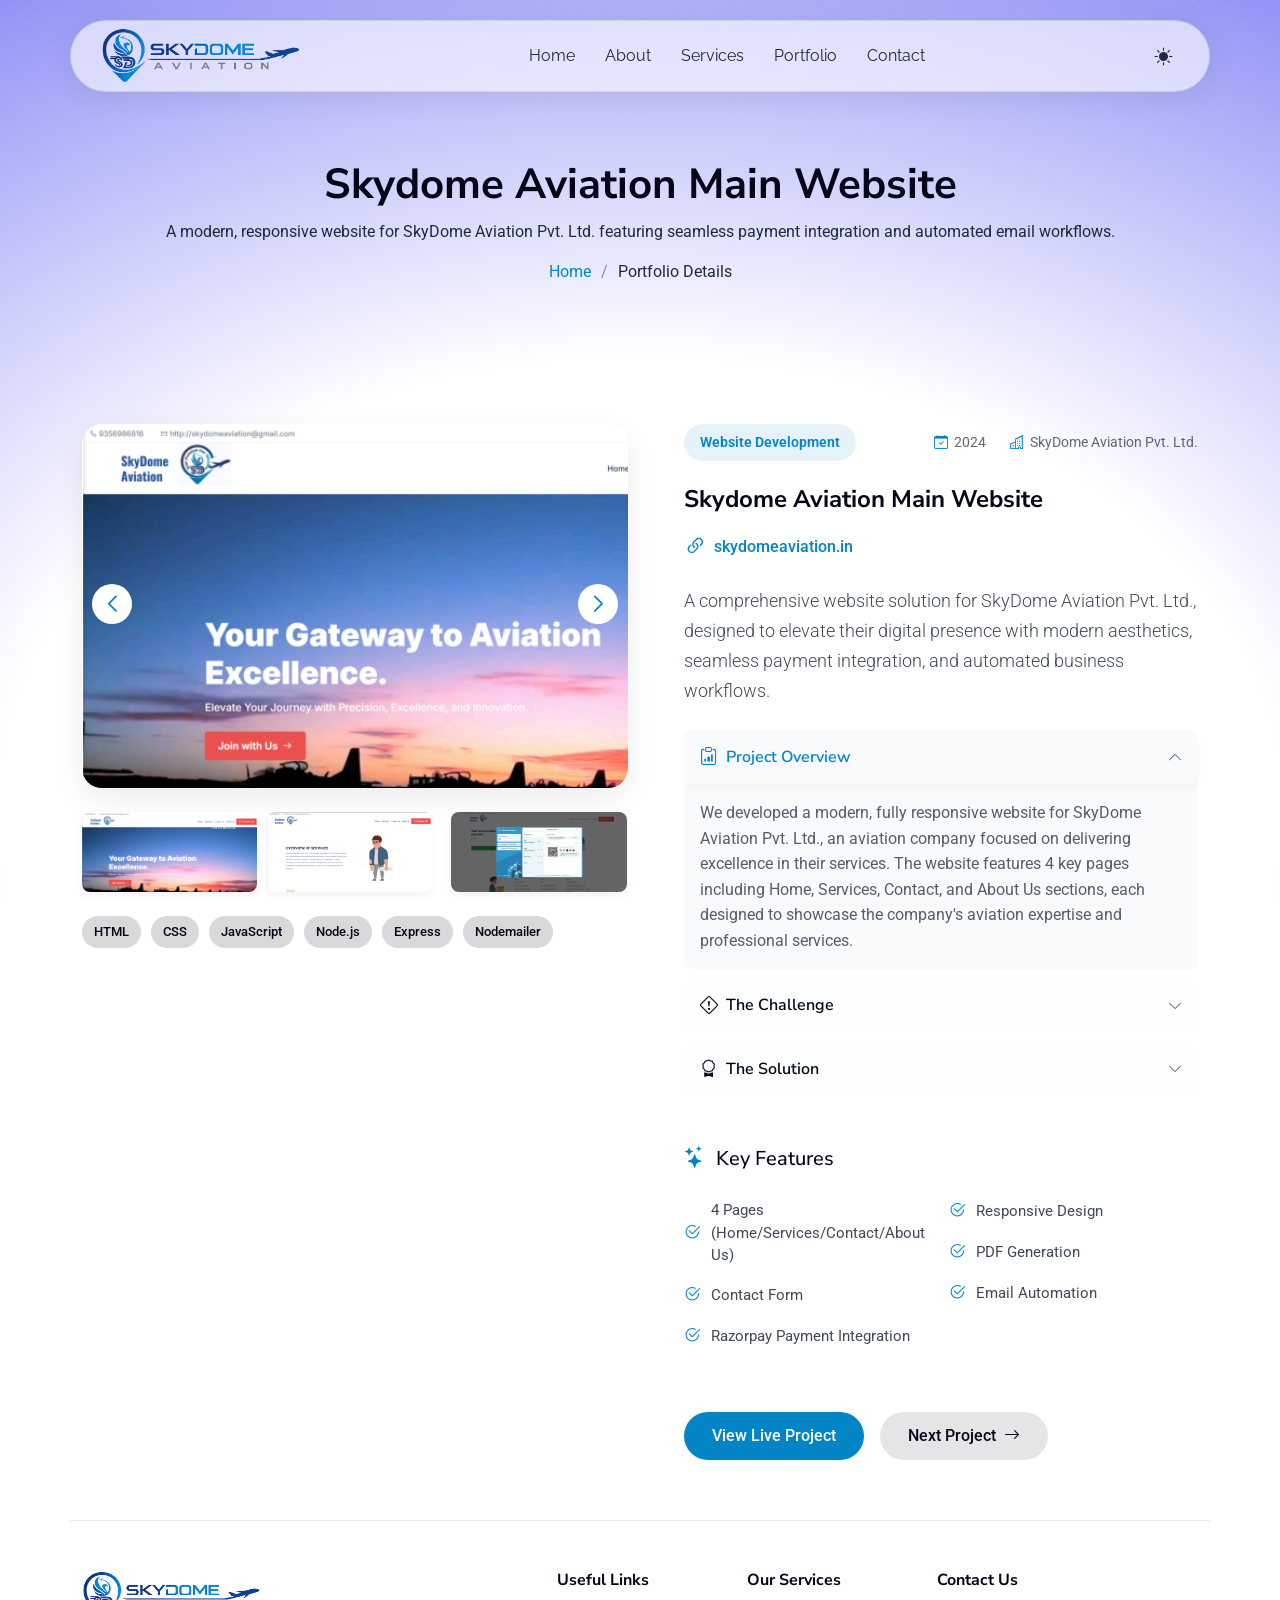
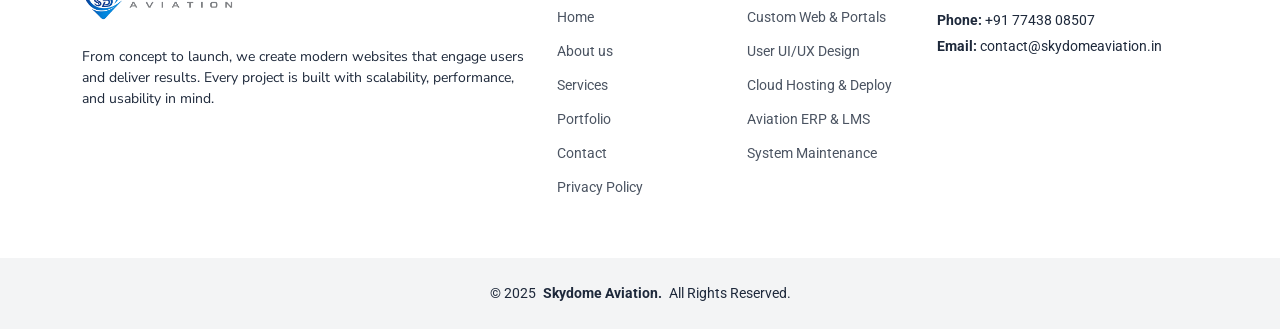
<file: portfolio-1.html>
<!DOCTYPE html>
<html lang="en">

<head>
  <meta charset="utf-8">
  <meta content="width=device-width, initial-scale=1.0" name="viewport">
  <title>Skydome Aviation Main Website - Skydome Aviation</title>
  <meta name="description" content="Portfolio details for Skydome Aviation Main Website project by Skydome Aviation">
  <meta name="keywords" content="Skydome Aviation, Website Development, Skydome Aviation">

  <!-- Favicons -->
  <link href="assets/img/Brand Kit/icon_light.png" rel="icon">
  <link href="assets/img/Brand Kit/icon_light.png" rel="apple-touch-icon">

  <!-- Fonts -->
  <link href="https://fonts.googleapis.com" rel="preconnect">
  <link href="https://fonts.gstatic.com" rel="preconnect" crossorigin>
  <link
    href="https://fonts.googleapis.com/css2?family=Roboto:ital,wght@0,100;0,300;0,400;0,500;0,700;0,900;1,100;1,300;1,400;1,500;1,700;1,900&family=Raleway:ital,wght@0,100;0,200;0,300;0,400;0,500;0,600;0,700;0,800;0,900;1,100;1,200;1,300;1,400;1,500;1,600;1,700;1,800;1,900&family=Nunito+Sans:ital,wght@0,200;0,300;0,400;0,600;0,700;0,800;0,900;1,200;1,300;1,400;1,600;1,700;1,800;1,900&display=swap"
    rel="stylesheet">

  <!-- Vendor CSS Files -->
  <link href="assets/vendor/bootstrap/css/bootstrap.min.css" rel="stylesheet">
  <link href="assets/vendor/bootstrap-icons/bootstrap-icons.css" rel="stylesheet">
  <link href="assets/vendor/aos/aos.css" rel="stylesheet">
  <link href="assets/vendor/swiper/swiper-bundle.min.css" rel="stylesheet">
  <link href="assets/vendor/glightbox/css/glightbox.min.css" rel="stylesheet">

  <!-- Main CSS File -->
  <link href="assets/css/main.css" rel="stylesheet">

  <!-- Theme Initialization (prevents flash) -->
  <script>
    (function () {
      const THEME_VERSION_KEY = 'skydome-theme-version';
      const CURRENT_VERSION = '3';
      if (localStorage.getItem(THEME_VERSION_KEY) !== CURRENT_VERSION) {
        localStorage.removeItem('skydome-theme');
        localStorage.setItem(THEME_VERSION_KEY, CURRENT_VERSION);
      }
      const theme = localStorage.getItem('skydome-theme') || 'light';
      document.documentElement.setAttribute('data-theme', theme);
    })();
  </script>
</head>

<body class="portfolio-details-page">

  <header id="header" class="header d-flex align-items-center fixed-top">
    <div
      class="header-container container-fluid container-xl position-relative d-flex align-items-center justify-content-between">

      <a href="index.html" class="logo d-flex align-items-center me-auto me-xl-0">
        <img src="assets/img/Brand Kit/logo.png" alt="Skydome Aviation Logo">
      </a>



      <nav id="navmenu" class="navmenu">
        <ul>
          <li><a href="index.html#hero">Home</a></li>
          <li><a href="index.html#about">About</a></li>
          <li><a href="index.html#services">Services</a></li>
          <li><a href="index.html#portfolio">Portfolio</a></li>
          <li><a href="index.html#contact">Contact</a></li>
        </ul>
        <i class="mobile-nav-toggle d-xl-none bi bi-list"></i>
      </nav>
      <!-- Theme Toggle Button -->
      <button class="theme-toggle" id="theme-toggle" aria-label="Toggle dark/light theme">
        <i class="bi bi-moon-fill"></i>
        <i class="bi bi-sun-fill"></i>
      </button>

    </div>
  </header>

  <main class="main">

    <!-- Page Title -->
    <div class="page-title dark-background" data-aos="fade">
      <div class="container position-relative">
        <h1>Skydome Aviation Main Website</h1>
        <p>A modern, responsive website for SkyDome Aviation Pvt. Ltd. featuring seamless payment integration and
          automated email workflows.</p>
        <nav class="breadcrumbs">
          <ol>
            <li><a href="index.html">Home</a></li>
            <li class="current">Portfolio Details</li>
          </ol>
        </nav>
      </div>
    </div><!-- End Page Title -->

    <!-- Portfolio Details Section -->
    <section id="portfolio-details" class="portfolio-details section">

      <div class="container" data-aos="fade-up" data-aos-delay="100">

        <div class="row gy-4">
          <div class="col-lg-6" data-aos="fade-right">
            <div class="portfolio-details-media">
              <div class="main-image">
                <div class="portfolio-details-slider swiper init-swiper" data-aos="zoom-in">
                  <script type="application/json" class="swiper-config">
                    {
                      "loop": true,
                      "speed": 1000,
                      "autoplay": {
                        "delay": 6000
                      },
                      "effect": "creative",
                      "creativeEffect": {
                        "prev": {
                          "shadow": true,
                          "translate": [0, 0, -400]
                        },
                        "next": {
                          "translate": ["100%", 0, 0]
                        }
                      },
                      "slidesPerView": 1,
                      "navigation": {
                        "nextEl": ".swiper-button-next",
                        "prevEl": ".swiper-button-prev"
                      }
                    }
                  </script>
                  <div class="swiper-wrapper">
                    <div class="swiper-slide">
                      <img src="assets/img/portfolio/skydome-3.png" alt="Skydome Aviation Homepage" class="img-fluid">
                    </div>
                    <div class="swiper-slide">
                      <img src="assets/img/portfolio/skydome-2.png" alt="Skydome Aviation Services" class="img-fluid">
                    </div>
                    <div class="swiper-slide">
                      <img src="assets/img/portfolio/skydome-1.png" alt="Skydome Aviation Payment" class="img-fluid">
                    </div>
                  </div>
                  <div class="swiper-button-prev"></div>
                  <div class="swiper-button-next"></div>
                </div>
              </div>

              <div class="thumbnail-grid" data-aos="fade-up" data-aos-delay="200">
                <div class="row g-2 mt-3">
                  <div class="col-4">
                    <img src="assets/img/portfolio/skydome-3.png" alt="Gallery Image" class="img-fluid glightbox">
                  </div>
                  <div class="col-4">
                    <img src="assets/img/portfolio/skydome-2.png" alt="Gallery Image" class="img-fluid glightbox">
                  </div>
                  <div class="col-4">
                    <img src="assets/img/portfolio/skydome-1.png" alt="Gallery Image" class="img-fluid glightbox">
                  </div>
                </div>
              </div>

              <div class="tech-stack-badges" data-aos="fade-up" data-aos-delay="300">
                <span>HTML</span>
                <span>CSS</span>
                <span>JavaScript</span>
                <span>Node.js</span>
                <span>Express</span>
                <span>Nodemailer</span>
              </div>
            </div>
          </div>

          <div class="col-lg-6" data-aos="fade-left">
            <div class="portfolio-details-content">
              <div class="project-meta">
                <div class="badge-wrapper">
                  <span class="project-badge">Website Development</span>
                </div>
                <div class="date-client">
                  <div class="meta-item">
                    <i class="bi bi-calendar-check"></i>
                    <span>2024</span>
                  </div>
                  <div class="meta-item">
                    <i class="bi bi-buildings"></i>
                    <span>SkyDome Aviation Pvt. Ltd.</span>
                  </div>
                </div>
              </div>

              <h2 class="project-title">Skydome Aviation Main Website</h2>

              <div class="project-website">
                <i class="bi bi-link-45deg"></i>
                <a href="https://skydomeaviation.in/" target="_blank">skydomeaviation.in</a>
              </div>

              <div class="project-overview">
                <p class="lead">
                  A comprehensive website solution for SkyDome Aviation Pvt. Ltd., designed to elevate their digital
                  presence with modern aesthetics, seamless payment integration, and automated business workflows.
                </p>

                <div class="accordion project-accordion" id="portfolio-details-projectAccordion">
                  <div class="accordion-item" data-aos="fade-up">
                    <h2 class="accordion-header">
                      <button class="accordion-button" type="button" data-bs-toggle="collapse"
                        data-bs-target="#portfolio-details-collapse-1" aria-expanded="true" aria-controls="collapseOne">
                        <i class="bi bi-clipboard-data me-2"></i> Project Overview
                      </button>
                    </h2>
                    <div id="portfolio-details-collapse-1" class="accordion-collapse collapse show"
                      data-bs-parent="#portfolio-details-projectAccordion">
                      <div class="accordion-body">
                        <p>We developed a modern, fully responsive website for SkyDome Aviation Pvt. Ltd., an aviation
                          company focused on delivering excellence in their services. The website features 4 key pages
                          including Home, Services, Contact, and About Us sections, each designed to showcase the
                          company's aviation expertise and professional services.</p>
                      </div>
                    </div>
                  </div>

                  <div class="accordion-item" data-aos="fade-up" data-aos-delay="100">
                    <h2 class="accordion-header">
                      <button class="accordion-button collapsed" type="button" data-bs-toggle="collapse"
                        data-bs-target="#portfolio-details-collapse-2" aria-expanded="false"
                        aria-controls="collapseTwo">
                        <i class="bi bi-exclamation-diamond me-2"></i> The Challenge
                      </button>
                    </h2>
                    <div id="portfolio-details-collapse-2" class="accordion-collapse collapse"
                      data-bs-parent="#portfolio-details-projectAccordion">
                      <div class="accordion-body">
                        <p>The client required a website that could handle online payments securely, automate email
                          communications, and generate PDF documents dynamically. The solution needed to be fast,
                          responsive across all devices, and integrate seamlessly with Razorpay payment gateway for
                          their business transactions.</p>
                      </div>
                    </div>
                  </div>

                  <div class="accordion-item" data-aos="fade-up" data-aos-delay="200">
                    <h2 class="accordion-header">
                      <button class="accordion-button collapsed" type="button" data-bs-toggle="collapse"
                        data-bs-target="#portfolio-details-collapse-3" aria-expanded="false"
                        aria-controls="collapseThree">
                        <i class="bi bi-award me-2"></i> The Solution
                      </button>
                    </h2>
                    <div id="portfolio-details-collapse-3" class="accordion-collapse collapse"
                      data-bs-parent="#portfolio-details-projectAccordion">
                      <div class="accordion-body">
                        <p>We built a robust full-stack solution using Node.js and Express for the backend, with HTML,
                          CSS, and JavaScript for a responsive frontend. We integrated Razorpay for secure payment
                          processing, implemented Nodemailer for email automation, and developed custom PDF generation
                          functionality to streamline their business operations.</p>
                      </div>
                    </div>
                  </div>
                </div>
              </div>

              <div class="project-features" data-aos="fade-up" data-aos-delay="300">
                <h3><i class="bi bi-stars"></i> Key Features</h3>
                <div class="row g-3">
                  <div class="col-md-6">
                    <ul class="feature-list">
                      <li><i class="bi bi-check2-circle"></i> 4 Pages (Home/Services/Contact/About Us)</li>
                      <li><i class="bi bi-check2-circle"></i> Contact Form</li>
                      <li><i class="bi bi-check2-circle"></i> Razorpay Payment Integration</li>
                    </ul>
                  </div>
                  <div class="col-md-6">
                    <ul class="feature-list">
                      <li><i class="bi bi-check2-circle"></i> Responsive Design</li>
                      <li><i class="bi bi-check2-circle"></i> PDF Generation</li>
                      <li><i class="bi bi-check2-circle"></i> Email Automation</li>
                    </ul>
                  </div>
                </div>
              </div>

              <div class="cta-buttons" data-aos="fade-up" data-aos-delay="400">
                <a href="https://skydomeaviation.in/" target="_blank" class="btn-view-project">View Live Project</a>
                <a href="portfolio-2.html" class="btn-next-project">Next Project <i class="bi bi-arrow-right"></i></a>
              </div>
            </div>
          </div>
        </div>

      </div>

    </section><!-- /Portfolio Details Section -->

  </main>

  <footer id="footer" class="footer">

    <div class="container footer-top">
      <div class="row gy-4">
        <div class="col-lg-5 col-md-12 footer-about">
          <a href="index.html" class="logo d-flex align-items-center">
            <img src="assets/img/Brand Kit/logo.png" alt="Skydome Aviation" class="footer-logo-img">
          </a>
          <p>From concept to launch, we create modern websites that engage users and deliver results. Every project is
            built with scalability, performance, and usability in mind.</p>
        </div>

        <div class="col-lg-2 col-6 footer-links">
          <h4>Useful Links</h4>
          <ul>
            <li><a href="index.html#hero">Home</a></li>
            <li><a href="index.html#about">About us</a></li>
            <li><a href="index.html#services">Services</a></li>
            <li><a href="index.html#portfolio">Portfolio</a></li>
            <li><a href="index.html#contact">Contact</a></li>
            <li><a href="privacy-policy.html">Privacy Policy</a></li>
          </ul>
        </div>

        <div class="col-lg-2 col-6 footer-links">
          <h4>Our Services</h4>
          <ul>
            <li><a href="index.html#services">Custom Web & Portals</a></li>
            <li><a href="index.html#services">User UI/UX Design</a></li>
            <li><a href="index.html#services">Cloud Hosting & Deploy</a></li>
            <li><a href="index.html#services">Aviation ERP & LMS</a></li>
            <li><a href="index.html#services">System Maintenance</a></li>
          </ul>
        </div>

        <div class="col-lg-3 col-md-12 footer-contact text-center text-md-start">
          <h4>Contact Us</h4>
          <p><strong>Phone:</strong> <span>+91 77438 08507</span></p>
          <p><strong>Email:</strong> <span>contact@skydomeaviation.in</span></p>
        </div>

      </div>
    </div>

    <div class="copyright text-center mt-4">
      <p>© 2025 <strong class="px-1 sitename">Skydome Aviation.</strong> All Rights Reserved.</p>
    </div>

  </footer>

  <!-- Scroll Top -->
  <a href="#" id="scroll-top" class="scroll-top d-flex align-items-center justify-content-center"><i
      class="bi bi-arrow-up-short"></i></a>

  <!-- Preloader -->
  <div id="preloader"></div>

  <!-- Vendor JS Files -->
  <script src="assets/vendor/bootstrap/js/bootstrap.bundle.min.js"></script>
  <script src="assets/vendor/php-email-form/validate.js"></script>
  <script src="assets/vendor/aos/aos.js"></script>
  <script src="assets/vendor/swiper/swiper-bundle.min.js"></script>
  <script src="assets/vendor/glightbox/js/glightbox.min.js"></script>
  <script src="assets/vendor/imagesloaded/imagesloaded.pkgd.min.js"></script>
  <script src="assets/vendor/isotope-layout/isotope.pkgd.min.js"></script>

  <!-- Main JS File -->
  <script src="assets/js/main.js"></script>

</body>

</html>
</file>
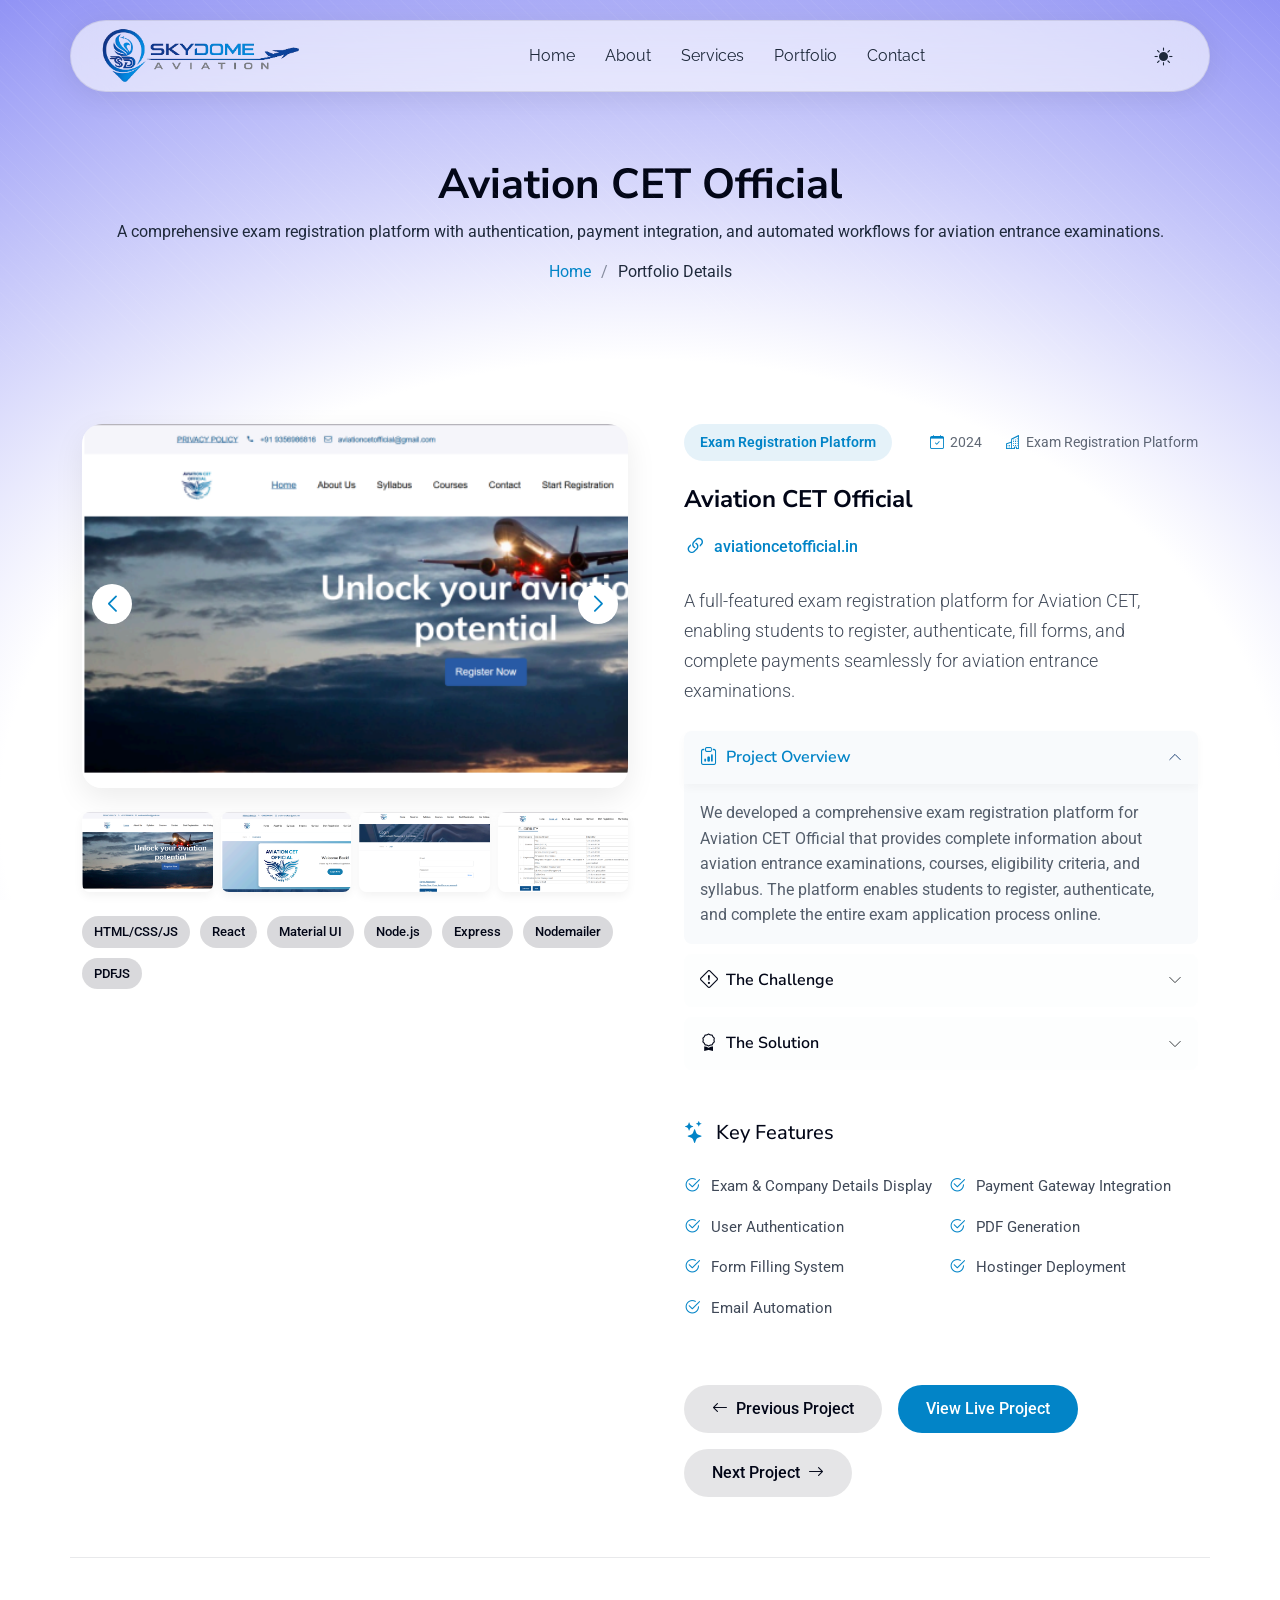
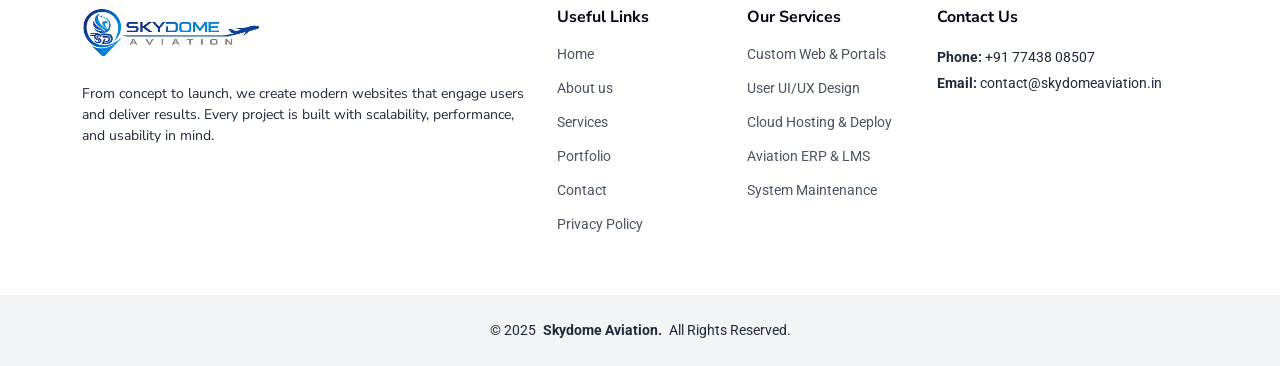
<file: portfolio-2.html>
<!DOCTYPE html>
<html lang="en">

<head>
  <meta charset="utf-8">
  <meta content="width=device-width, initial-scale=1.0" name="viewport">
  <title>Aviation CET Official - Skydome Aviation</title>
  <meta name="description"
    content="Portfolio details for Aviation CET Official exam registration platform by Skydome Aviation">
  <meta name="keywords" content="Aviation CET, Exam Registration, Website Development, Skydome Aviation">

  <!-- Favicons -->
  <link href="assets/img/Brand Kit/icon_light.png" rel="icon">
  <link href="assets/img/Brand Kit/icon_light.png" rel="apple-touch-icon">

  <!-- Fonts -->
  <link href="https://fonts.googleapis.com" rel="preconnect">
  <link href="https://fonts.gstatic.com" rel="preconnect" crossorigin>
  <link
    href="https://fonts.googleapis.com/css2?family=Roboto:ital,wght@0,100;0,300;0,400;0,500;0,700;0,900;1,100;1,300;1,400;1,500;1,700;1,900&family=Raleway:ital,wght@0,100;0,200;0,300;0,400;0,500;0,600;0,700;0,800;0,900;1,100;1,200;1,300;1,400;1,500;1,600;1,700;1,800;1,900&family=Nunito+Sans:ital,wght@0,200;0,300;0,400;0,600;0,700;0,800;0,900;1,200;1,300;1,400;1,600;1,700;1,800;1,900&display=swap"
    rel="stylesheet">

  <!-- Vendor CSS Files -->
  <link href="assets/vendor/bootstrap/css/bootstrap.min.css" rel="stylesheet">
  <link href="assets/vendor/bootstrap-icons/bootstrap-icons.css" rel="stylesheet">
  <link href="assets/vendor/aos/aos.css" rel="stylesheet">
  <link href="assets/vendor/swiper/swiper-bundle.min.css" rel="stylesheet">
  <link href="assets/vendor/glightbox/css/glightbox.min.css" rel="stylesheet">

  <!-- Main CSS File -->
  <link href="assets/css/main.css" rel="stylesheet">

  <!-- Theme Initialization (prevents flash) -->
  <script>
    (function () {
      const THEME_VERSION_KEY = 'skydome-theme-version';
      const CURRENT_VERSION = '3';
      if (localStorage.getItem(THEME_VERSION_KEY) !== CURRENT_VERSION) {
        localStorage.removeItem('skydome-theme');
        localStorage.setItem(THEME_VERSION_KEY, CURRENT_VERSION);
      }
      const theme = localStorage.getItem('skydome-theme') || 'light';
      document.documentElement.setAttribute('data-theme', theme);
    })();
  </script>
</head>

<body class="portfolio-details-page">

  <header id="header" class="header d-flex align-items-center fixed-top">
    <div
      class="header-container container-fluid container-xl position-relative d-flex align-items-center justify-content-between">

      <a href="index.html" class="logo d-flex align-items-center me-auto me-xl-0">
        <img src="assets/img/Brand Kit/logo.png" alt="Skydome Aviation Logo">
      </a>



      <nav id="navmenu" class="navmenu">
        <ul>
          <li><a href="index.html#hero">Home</a></li>
          <li><a href="index.html#about">About</a></li>
          <li><a href="index.html#services">Services</a></li>
          <li><a href="index.html#portfolio">Portfolio</a></li>
          <li><a href="index.html#contact">Contact</a></li>
        </ul>
        <i class="mobile-nav-toggle d-xl-none bi bi-list"></i>
      </nav>
      <!-- Theme Toggle Button -->
      <button class="theme-toggle" id="theme-toggle" aria-label="Toggle dark/light theme">
        <i class="bi bi-moon-fill"></i>
        <i class="bi bi-sun-fill"></i>
      </button>

    </div>
  </header>

  <main class="main">

    <!-- Page Title -->
    <div class="page-title dark-background" data-aos="fade">
      <div class="container position-relative">
        <h1>Aviation CET Official</h1>
        <p>A comprehensive exam registration platform with authentication, payment integration, and automated workflows
          for aviation entrance examinations.</p>
        <nav class="breadcrumbs">
          <ol>
            <li><a href="index.html">Home</a></li>
            <li class="current">Portfolio Details</li>
          </ol>
        </nav>
      </div>
    </div><!-- End Page Title -->

    <!-- Portfolio Details Section -->
    <section id="portfolio-details" class="portfolio-details section">

      <div class="container" data-aos="fade-up" data-aos-delay="100">

        <div class="row gy-4">
          <div class="col-lg-6" data-aos="fade-right">
            <div class="portfolio-details-media">
              <div class="main-image">
                <div class="portfolio-details-slider swiper init-swiper" data-aos="zoom-in">
                  <script type="application/json" class="swiper-config">
                    {
                      "loop": true,
                      "speed": 1000,
                      "autoplay": {
                        "delay": 6000
                      },
                      "effect": "creative",
                      "creativeEffect": {
                        "prev": {
                          "shadow": true,
                          "translate": [0, 0, -400]
                        },
                        "next": {
                          "translate": ["100%", 0, 0]
                        }
                      },
                      "slidesPerView": 1,
                      "navigation": {
                        "nextEl": ".swiper-button-next",
                        "prevEl": ".swiper-button-prev"
                      }
                    }
                  </script>
                  <div class="swiper-wrapper">
                    <div class="swiper-slide">
                      <img src="assets/img/portfolio/aviation-cet-4.png" alt="Aviation CET Homepage" class="img-fluid">
                    </div>
                    <div class="swiper-slide">
                      <img src="assets/img/portfolio/aviation-cet-3.png" alt="Aviation CET Registration"
                        class="img-fluid">
                    </div>
                    <div class="swiper-slide">
                      <img src="assets/img/portfolio/aviation-cet-2.png" alt="Aviation CET Login" class="img-fluid">
                    </div>
                    <div class="swiper-slide">
                      <img src="assets/img/portfolio/aviation-cet-1.png" alt="Aviation CET Eligibility"
                        class="img-fluid">
                    </div>
                  </div>
                  <div class="swiper-button-prev"></div>
                  <div class="swiper-button-next"></div>
                </div>
              </div>

              <div class="thumbnail-grid" data-aos="fade-up" data-aos-delay="200">
                <div class="row g-2 mt-3">
                  <div class="col-3">
                    <img src="assets/img/portfolio/aviation-cet-4.png" alt="Gallery Image" class="img-fluid glightbox">
                  </div>
                  <div class="col-3">
                    <img src="assets/img/portfolio/aviation-cet-3.png" alt="Gallery Image" class="img-fluid glightbox">
                  </div>
                  <div class="col-3">
                    <img src="assets/img/portfolio/aviation-cet-2.png" alt="Gallery Image" class="img-fluid glightbox">
                  </div>
                  <div class="col-3">
                    <img src="assets/img/portfolio/aviation-cet-1.png" alt="Gallery Image" class="img-fluid glightbox">
                  </div>
                </div>
              </div>

              <div class="tech-stack-badges" data-aos="fade-up" data-aos-delay="300">
                <span>HTML/CSS/JS</span>
                <span>React</span>
                <span>Material UI</span>
                <span>Node.js</span>
                <span>Express</span>
                <span>Nodemailer</span>
                <span>PDFJS</span>
              </div>
            </div>
          </div>

          <div class="col-lg-6" data-aos="fade-left">
            <div class="portfolio-details-content">
              <div class="project-meta">
                <div class="badge-wrapper">
                  <span class="project-badge">Exam Registration Platform</span>
                </div>
                <div class="date-client">
                  <div class="meta-item">
                    <i class="bi bi-calendar-check"></i>
                    <span>2024</span>
                  </div>
                  <div class="meta-item">
                    <i class="bi bi-buildings"></i>
                    <span>Exam Registration Platform</span>
                  </div>
                </div>
              </div>

              <h2 class="project-title">Aviation CET Official</h2>

              <div class="project-website">
                <i class="bi bi-link-45deg"></i>
                <a href="https://aviationcetofficial.in/" target="_blank">aviationcetofficial.in</a>
              </div>

              <div class="project-overview">
                <p class="lead">
                  A full-featured exam registration platform for Aviation CET, enabling students to register,
                  authenticate, fill forms, and complete payments seamlessly for aviation entrance examinations.
                </p>

                <div class="accordion project-accordion" id="portfolio-details-projectAccordion">
                  <div class="accordion-item" data-aos="fade-up">
                    <h2 class="accordion-header">
                      <button class="accordion-button" type="button" data-bs-toggle="collapse"
                        data-bs-target="#portfolio-details-collapse-1" aria-expanded="true" aria-controls="collapseOne">
                        <i class="bi bi-clipboard-data me-2"></i> Project Overview
                      </button>
                    </h2>
                    <div id="portfolio-details-collapse-1" class="accordion-collapse collapse show"
                      data-bs-parent="#portfolio-details-projectAccordion">
                      <div class="accordion-body">
                        <p>We developed a comprehensive exam registration platform for Aviation CET Official that
                          provides complete information about aviation entrance examinations, courses, eligibility
                          criteria, and syllabus. The platform enables students to register, authenticate, and complete
                          the entire exam application process online.</p>
                      </div>
                    </div>
                  </div>

                  <div class="accordion-item" data-aos="fade-up" data-aos-delay="100">
                    <h2 class="accordion-header">
                      <button class="accordion-button collapsed" type="button" data-bs-toggle="collapse"
                        data-bs-target="#portfolio-details-collapse-2" aria-expanded="false"
                        aria-controls="collapseTwo">
                        <i class="bi bi-exclamation-diamond me-2"></i> The Challenge
                      </button>
                    </h2>
                    <div id="portfolio-details-collapse-2" class="accordion-collapse collapse"
                      data-bs-parent="#portfolio-details-projectAccordion">
                      <div class="accordion-body">
                        <p>The client needed a secure, user-friendly platform that could handle student registrations,
                          authentication, form submissions, payment processing, and automated email notifications. The
                          system also required PDF generation for admit cards and receipts, with reliable deployment on
                          Hostinger.</p>
                      </div>
                    </div>
                  </div>

                  <div class="accordion-item" data-aos="fade-up" data-aos-delay="200">
                    <h2 class="accordion-header">
                      <button class="accordion-button collapsed" type="button" data-bs-toggle="collapse"
                        data-bs-target="#portfolio-details-collapse-3" aria-expanded="false"
                        aria-controls="collapseThree">
                        <i class="bi bi-award me-2"></i> The Solution
                      </button>
                    </h2>
                    <div id="portfolio-details-collapse-3" class="accordion-collapse collapse"
                      data-bs-parent="#portfolio-details-projectAccordion">
                      <div class="accordion-body">
                        <p>We built a modern React-based frontend with Material UI for a polished user experience,
                          backed by a robust Node.js and Express server. We implemented secure authentication,
                          integrated a payment gateway for fee collection, used Nodemailer for email automation, and
                          PDFJS for generating downloadable documents. The application was deployed on Hostinger for
                          reliable hosting.</p>
                      </div>
                    </div>
                  </div>
                </div>
              </div>

              <div class="project-features" data-aos="fade-up" data-aos-delay="300">
                <h3><i class="bi bi-stars"></i> Key Features</h3>
                <div class="row g-3">
                  <div class="col-md-6">
                    <ul class="feature-list">
                      <li><i class="bi bi-check2-circle"></i> Exam & Company Details Display</li>
                      <li><i class="bi bi-check2-circle"></i> User Authentication</li>
                      <li><i class="bi bi-check2-circle"></i> Form Filling System</li>
                      <li><i class="bi bi-check2-circle"></i> Email Automation</li>
                    </ul>
                  </div>
                  <div class="col-md-6">
                    <ul class="feature-list">
                      <li><i class="bi bi-check2-circle"></i> Payment Gateway Integration</li>
                      <li><i class="bi bi-check2-circle"></i> PDF Generation</li>
                      <li><i class="bi bi-check2-circle"></i> Hostinger Deployment</li>
                    </ul>
                  </div>
                </div>
              </div>

              <div class="cta-buttons" data-aos="fade-up" data-aos-delay="400">
                <a href="portfolio-1.html" class="btn-prev-project"><i class="bi bi-arrow-left"></i> Previous
                  Project</a>
                <a href="https://aviationcetofficial.in/" target="_blank" class="btn-view-project">View Live Project</a>
                <a href="portfolio-3.html" class="btn-next-project">Next Project <i class="bi bi-arrow-right"></i></a>
              </div>
            </div>
          </div>
        </div>

      </div>

    </section><!-- /Portfolio Details Section -->

  </main>

  <footer id="footer" class="footer">

    <div class="container footer-top">
      <div class="row gy-4">
        <div class="col-lg-5 col-md-12 footer-about">
          <a href="index.html" class="logo d-flex align-items-center">
            <img src="assets/img/Brand Kit/logo.png" alt="Skydome Aviation" class="footer-logo-img">
          </a>
          <p>From concept to launch, we create modern websites that engage users and deliver results. Every project is
            built with scalability, performance, and usability in mind.</p>
        </div>

        <div class="col-lg-2 col-6 footer-links">
          <h4>Useful Links</h4>
          <ul>
            <li><a href="index.html#hero">Home</a></li>
            <li><a href="index.html#about">About us</a></li>
            <li><a href="index.html#services">Services</a></li>
            <li><a href="index.html#portfolio">Portfolio</a></li>
            <li><a href="index.html#contact">Contact</a></li>
            <li><a href="privacy-policy.html">Privacy Policy</a></li>
          </ul>
        </div>

        <div class="col-lg-2 col-6 footer-links">
          <h4>Our Services</h4>
          <ul>
            <li><a href="index.html#services">Custom Web & Portals</a></li>
            <li><a href="index.html#services">User UI/UX Design</a></li>
            <li><a href="index.html#services">Cloud Hosting & Deploy</a></li>
            <li><a href="index.html#services">Aviation ERP & LMS</a></li>
            <li><a href="index.html#services">System Maintenance</a></li>
          </ul>
        </div>

        <div class="col-lg-3 col-md-12 footer-contact text-center text-md-start">
          <h4>Contact Us</h4>
          <p><strong>Phone:</strong> <span>+91 77438 08507</span></p>
          <p><strong>Email:</strong> <span>contact@skydomeaviation.in</span></p>
        </div>

      </div>
    </div>

    <div class="copyright text-center mt-4">
      <p>© 2025 <strong class="px-1 sitename">Skydome Aviation.</strong> All Rights Reserved.</p>
    </div>

  </footer>

  <!-- Scroll Top -->
  <a href="#" id="scroll-top" class="scroll-top d-flex align-items-center justify-content-center"><i
      class="bi bi-arrow-up-short"></i></a>

  <!-- Preloader -->
  <div id="preloader"></div>

  <!-- Vendor JS Files -->
  <script src="assets/vendor/bootstrap/js/bootstrap.bundle.min.js"></script>
  <script src="assets/vendor/php-email-form/validate.js"></script>
  <script src="assets/vendor/aos/aos.js"></script>
  <script src="assets/vendor/swiper/swiper-bundle.min.js"></script>
  <script src="assets/vendor/glightbox/js/glightbox.min.js"></script>
  <script src="assets/vendor/imagesloaded/imagesloaded.pkgd.min.js"></script>
  <script src="assets/vendor/isotope-layout/isotope.pkgd.min.js"></script>

  <!-- Main JS File -->
  <script src="assets/js/main.js"></script>

</body>

</html>
</file>
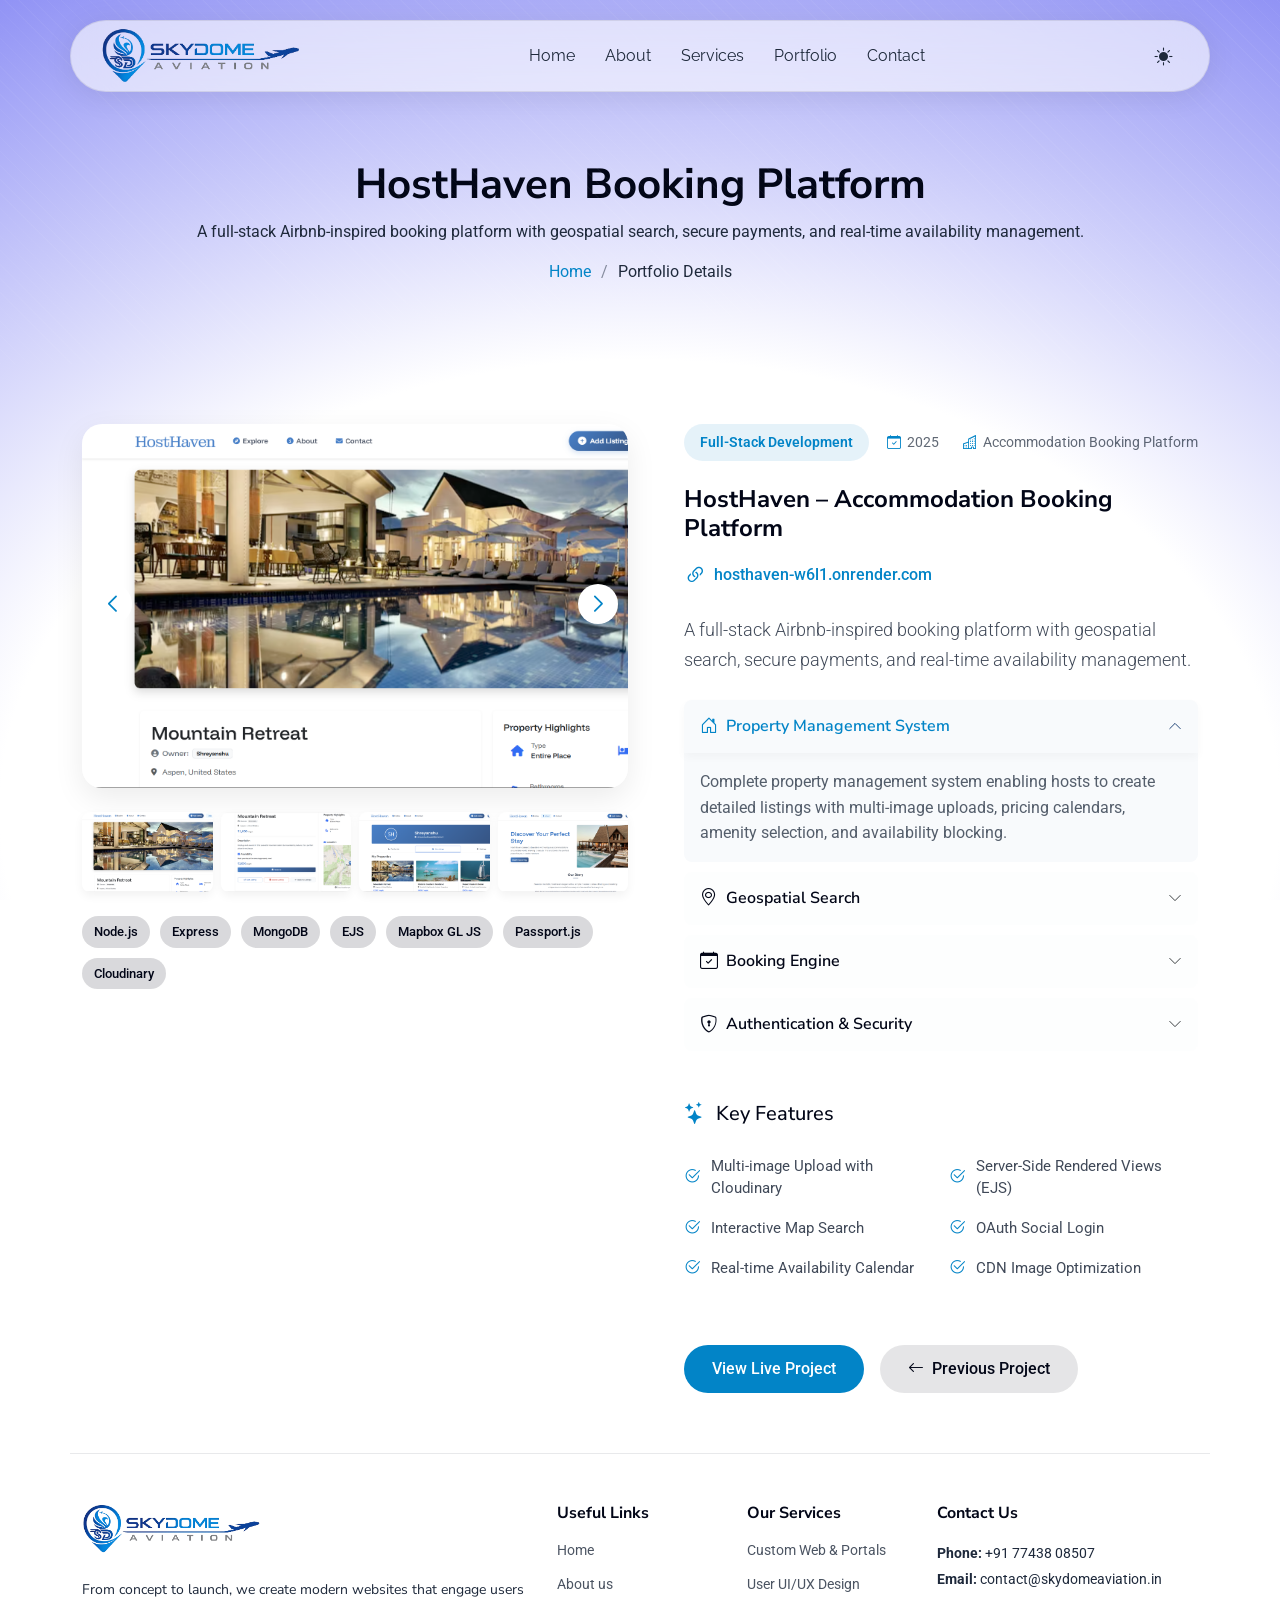
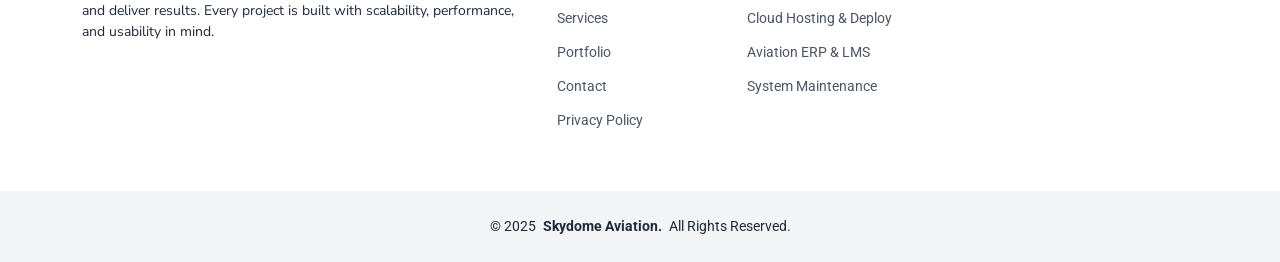
<file: portfolio-3.html>
<!DOCTYPE html>
<html lang="en">

<head>
    <meta charset="utf-8">
    <meta content="width=device-width, initial-scale=1.0" name="viewport">
    <title>HostHaven Booking Platform - Skydome Aviation</title>
    <meta name="description"
        content="HostHaven - A full-stack Airbnb-inspired booking platform with geospatial search, secure payments, and real-time availability management.">
    <meta name="keywords"
        content="HostHaven, Booking Platform, Airbnb Clone, Full-Stack Development, Skydome Aviation">

    <!-- Favicons -->
    <link href="assets/img/Brand Kit/icon_light.png" rel="icon">
    <link href="assets/img/Brand Kit/icon_light.png" rel="apple-touch-icon">

    <!-- Fonts -->
    <link href="https://fonts.googleapis.com" rel="preconnect">
    <link href="https://fonts.gstatic.com" rel="preconnect" crossorigin>
    <link
        href="https://fonts.googleapis.com/css2?family=Roboto:ital,wght@0,100;0,300;0,400;0,500;0,700;0,900;1,100;1,300;1,400;1,500;1,700;1,900&family=Raleway:ital,wght@0,100;0,200;0,300;0,400;0,500;0,600;0,700;0,800;0,900;1,100;1,200;1,300;1,400;1,500;1,600;1,700;1,800;1,900&family=Nunito+Sans:ital,wght@0,200;0,300;0,400;0,600;0,700;0,800;0,900;1,200;1,300;1,400;1,600;1,700;1,800;1,900&display=swap"
        rel="stylesheet">

    <!-- Vendor CSS Files -->
    <link href="assets/vendor/bootstrap/css/bootstrap.min.css" rel="stylesheet">
    <link href="assets/vendor/bootstrap-icons/bootstrap-icons.css" rel="stylesheet">
    <link href="assets/vendor/aos/aos.css" rel="stylesheet">
    <link href="assets/vendor/swiper/swiper-bundle.min.css" rel="stylesheet">
    <link href="assets/vendor/glightbox/css/glightbox.min.css" rel="stylesheet">

    <!-- Main CSS File -->
    <link href="assets/css/main.css" rel="stylesheet">

    <!-- Theme Initialization (prevents flash) -->
    <script>
        (function () {
            const THEME_VERSION_KEY = 'skydome-theme-version';
            const CURRENT_VERSION = '3';
            if (localStorage.getItem(THEME_VERSION_KEY) !== CURRENT_VERSION) {
                localStorage.removeItem('skydome-theme');
                localStorage.setItem(THEME_VERSION_KEY, CURRENT_VERSION);
            }
            const theme = localStorage.getItem('skydome-theme') || 'light';
            document.documentElement.setAttribute('data-theme', theme);
        })();
    </script>
</head>

<body class="portfolio-details-page">

    <header id="header" class="header d-flex align-items-center fixed-top">
        <div
            class="header-container container-fluid container-xl position-relative d-flex align-items-center justify-content-between">

            <a href="index.html" class="logo d-flex align-items-center me-auto me-xl-0">
                <img src="assets/img/Brand Kit/logo.png" alt="Skydome Aviation Logo">
            </a>



            <nav id="navmenu" class="navmenu">
                <ul>
                    <li><a href="index.html#hero">Home</a></li>
                    <li><a href="index.html#about">About</a></li>
                    <li><a href="index.html#services">Services</a></li>
                    <li><a href="index.html#portfolio">Portfolio</a></li>
                    <li><a href="index.html#contact">Contact</a></li>
                </ul>
                <i class="mobile-nav-toggle d-xl-none bi bi-list"></i>
            </nav>
            <!-- Theme Toggle Button -->
            <button class="theme-toggle" id="theme-toggle" aria-label="Toggle dark/light theme">
                <i class="bi bi-moon-fill"></i>
                <i class="bi bi-sun-fill"></i>
            </button>

        </div>
    </header>

    <main class="main">

        <!-- Page Title -->
        <div class="page-title dark-background" data-aos="fade">
            <div class="container position-relative">
                <h1>HostHaven Booking Platform</h1>
                <p>A full-stack Airbnb-inspired booking platform with geospatial search, secure payments, and real-time
                    availability management.</p>
                <nav class="breadcrumbs">
                    <ol>
                        <li><a href="index.html">Home</a></li>
                        <li class="current">Portfolio Details</li>
                    </ol>
                </nav>
            </div>
        </div><!-- End Page Title -->

        <!-- Portfolio Details Section -->
        <section id="portfolio-details" class="portfolio-details section">

            <div class="container" data-aos="fade-up" data-aos-delay="100">

                <div class="row gy-4">
                    <div class="col-lg-6" data-aos="fade-right">
                        <div class="portfolio-details-media">
                            <div class="main-image">
                                <div class="portfolio-details-slider swiper init-swiper" data-aos="zoom-in">
                                    <script type="application/json" class="swiper-config">
                    {
                      "loop": true,
                      "speed": 1000,
                      "autoplay": {
                        "delay": 6000
                      },
                      "effect": "creative",
                      "creativeEffect": {
                        "prev": {
                          "shadow": true,
                          "translate": [0, 0, -400]
                        },
                        "next": {
                          "translate": ["100%", 0, 0]
                        }
                      },
                      "slidesPerView": 1,
                      "navigation": {
                        "nextEl": ".swiper-button-next",
                        "prevEl": ".swiper-button-prev"
                      }
                    }
                  </script>
                                    <div class="swiper-wrapper">
                                        <div class="swiper-slide">
                                            <img src="assets/img/portfolio/hosthaven1.png" alt="HostHaven Homepage"
                                                class="img-fluid">
                                        </div>
                                        <div class="swiper-slide">
                                            <img src="assets/img/portfolio/hosthaven2.png" alt="HostHaven Search"
                                                class="img-fluid">
                                        </div>
                                        <div class="swiper-slide">
                                            <img src="assets/img/portfolio/hosthaven3.png" alt="HostHaven Listing"
                                                class="img-fluid">
                                        </div>
                                        <div class="swiper-slide">
                                            <img src="assets/img/portfolio/hosthaven4.png" alt="HostHaven Booking"
                                                class="img-fluid">
                                        </div>
                                    </div>
                                    <div class="swiper-button-prev"></div>
                                    <div class="swiper-button-next"></div>
                                </div>
                            </div>

                            <div class="thumbnail-grid" data-aos="fade-up" data-aos-delay="200">
                                <div class="row g-2 mt-3">
                                    <div class="col-3">
                                        <img src="assets/img/portfolio/hosthaven1.png" alt="Gallery Image"
                                            class="img-fluid glightbox">
                                    </div>
                                    <div class="col-3">
                                        <img src="assets/img/portfolio/hosthaven2.png" alt="Gallery Image"
                                            class="img-fluid glightbox">
                                    </div>
                                    <div class="col-3">
                                        <img src="assets/img/portfolio/hosthaven3.png" alt="Gallery Image"
                                            class="img-fluid glightbox">
                                    </div>
                                    <div class="col-3">
                                        <img src="assets/img/portfolio/hosthaven4.png" alt="Gallery Image"
                                            class="img-fluid glightbox">
                                    </div>
                                </div>
                            </div>

                            <div class="tech-stack-badges" data-aos="fade-up" data-aos-delay="300">
                                <span>Node.js</span>
                                <span>Express</span>
                                <span>MongoDB</span>
                                <span>EJS</span>
                                <span>Mapbox GL JS</span>
                                <span>Passport.js</span>
                                <span>Cloudinary</span>
                            </div>
                        </div>
                    </div>

                    <div class="col-lg-6" data-aos="fade-left">
                        <div class="portfolio-details-content">
                            <div class="project-meta">
                                <div class="badge-wrapper">
                                    <span class="project-badge">Full-Stack Development</span>
                                </div>
                                <div class="date-client">
                                    <div class="meta-item">
                                        <i class="bi bi-calendar-check"></i>
                                        <span>2025</span>
                                    </div>
                                    <div class="meta-item">
                                        <i class="bi bi-buildings"></i>
                                        <span>Accommodation Booking Platform</span>
                                    </div>
                                </div>
                            </div>

                            <h2 class="project-title">HostHaven – Accommodation Booking Platform</h2>

                            <div class="project-website">
                                <i class="bi bi-link-45deg"></i>
                                <a href="https://hosthaven-w6l1.onrender.com/"
                                    target="_blank">hosthaven-w6l1.onrender.com</a>
                            </div>

                            <div class="project-overview">
                                <p class="lead">
                                    A full-stack Airbnb-inspired booking platform with geospatial search, secure
                                    payments, and real-time availability management.
                                </p>

                                <div class="accordion project-accordion" id="portfolio-details-projectAccordion">
                                    <div class="accordion-item" data-aos="fade-up">
                                        <h2 class="accordion-header">
                                            <button class="accordion-button" type="button" data-bs-toggle="collapse"
                                                data-bs-target="#portfolio-details-collapse-1" aria-expanded="true"
                                                aria-controls="collapseOne">
                                                <i class="bi bi-house-door me-2"></i> Property Management System
                                            </button>
                                        </h2>
                                        <div id="portfolio-details-collapse-1" class="accordion-collapse collapse show"
                                            data-bs-parent="#portfolio-details-projectAccordion">
                                            <div class="accordion-body">
                                                <p>Complete property management system enabling hosts to create detailed
                                                    listings with multi-image uploads, pricing calendars, amenity
                                                    selection, and availability blocking.</p>
                                            </div>
                                        </div>
                                    </div>

                                    <div class="accordion-item" data-aos="fade-up" data-aos-delay="100">
                                        <h2 class="accordion-header">
                                            <button class="accordion-button collapsed" type="button"
                                                data-bs-toggle="collapse" data-bs-target="#portfolio-details-collapse-2"
                                                aria-expanded="false" aria-controls="collapseTwo">
                                                <i class="bi bi-geo-alt me-2"></i> Geospatial Search
                                            </button>
                                        </h2>
                                        <div id="portfolio-details-collapse-2" class="accordion-collapse collapse"
                                            data-bs-parent="#portfolio-details-projectAccordion">
                                            <div class="accordion-body">
                                                <p>Advanced geospatial search powered by Mapbox GL JS with interactive
                                                    map clustering, custom markers, radius-based filtering, and location
                                                    autocomplete using geocoding APIs.</p>
                                            </div>
                                        </div>
                                    </div>

                                    <div class="accordion-item" data-aos="fade-up" data-aos-delay="200">
                                        <h2 class="accordion-header">
                                            <button class="accordion-button collapsed" type="button"
                                                data-bs-toggle="collapse" data-bs-target="#portfolio-details-collapse-3"
                                                aria-expanded="false" aria-controls="collapseThree">
                                                <i class="bi bi-calendar-check me-2"></i> Booking Engine
                                            </button>
                                        </h2>
                                        <div id="portfolio-details-collapse-3" class="accordion-collapse collapse"
                                            data-bs-parent="#portfolio-details-projectAccordion">
                                            <div class="accordion-body">
                                                <p>Intelligent booking engine with conflict detection, instant booking
                                                    and request-to-book options, calendar synchronization, and automated
                                                    email confirmations to both hosts and guests.</p>
                                            </div>
                                        </div>
                                    </div>

                                    <div class="accordion-item" data-aos="fade-up" data-aos-delay="300">
                                        <h2 class="accordion-header">
                                            <button class="accordion-button collapsed" type="button"
                                                data-bs-toggle="collapse" data-bs-target="#portfolio-details-collapse-4"
                                                aria-expanded="false" aria-controls="collapseFour">
                                                <i class="bi bi-shield-lock me-2"></i> Authentication & Security
                                            </button>
                                        </h2>
                                        <div id="portfolio-details-collapse-4" class="accordion-collapse collapse"
                                            data-bs-parent="#portfolio-details-projectAccordion">
                                            <div class="accordion-body">
                                                <p>Secure authentication flow using Passport.js supporting local
                                                    strategy with bcrypt password hashing, session management with
                                                    express-session, and OAuth integration for social logins.</p>
                                            </div>
                                        </div>
                                    </div>
                                </div>
                            </div>

                            <div class="project-features" data-aos="fade-up" data-aos-delay="300">
                                <h3><i class="bi bi-stars"></i> Key Features</h3>
                                <div class="row g-3">
                                    <div class="col-md-6">
                                        <ul class="feature-list">
                                            <li><i class="bi bi-check2-circle"></i> Multi-image Upload with Cloudinary
                                            </li>
                                            <li><i class="bi bi-check2-circle"></i> Interactive Map Search</li>
                                            <li><i class="bi bi-check2-circle"></i> Real-time Availability Calendar</li>
                                        </ul>
                                    </div>
                                    <div class="col-md-6">
                                        <ul class="feature-list">
                                            <li><i class="bi bi-check2-circle"></i> Server-Side Rendered Views (EJS)
                                            </li>
                                            <li><i class="bi bi-check2-circle"></i> OAuth Social Login</li>
                                            <li><i class="bi bi-check2-circle"></i> CDN Image Optimization</li>
                                        </ul>
                                    </div>
                                </div>
                            </div>

                            <div class="cta-buttons" data-aos="fade-up" data-aos-delay="400">
                                <a href="https://hosthaven-w6l1.onrender.com/" target="_blank"
                                    class="btn-view-project">View Live Project</a>
                                <a href="portfolio-2.html" class="btn-next-project"><i class="bi bi-arrow-left"></i>
                                    Previous Project</a>
                            </div>
                        </div>
                    </div>
                </div>

            </div>

        </section><!-- /Portfolio Details Section -->

    </main>

    <footer id="footer" class="footer">

        <div class="container footer-top">
            <div class="row gy-4">
                <div class="col-lg-5 col-md-12 footer-about">
                    <a href="index.html" class="logo d-flex align-items-center">
                        <img src="assets/img/Brand Kit/logo.png" alt="Skydome Aviation" class="footer-logo-img">
                    </a>
                    <p>From concept to launch, we create modern websites that engage users and deliver results. Every
                        project is built with scalability, performance, and usability in mind.</p>
                </div>

                <div class="col-lg-2 col-6 footer-links">
                    <h4>Useful Links</h4>
                    <ul>
                        <li><a href="index.html#hero">Home</a></li>
                        <li><a href="index.html#about">About us</a></li>
                        <li><a href="index.html#services">Services</a></li>
                        <li><a href="index.html#portfolio">Portfolio</a></li>
                        <li><a href="index.html#contact">Contact</a></li>
                        <li><a href="privacy-policy.html">Privacy Policy</a></li>
                    </ul>
                </div>

                <div class="col-lg-2 col-6 footer-links">
                    <h4>Our Services</h4>
                    <ul>
                        <li><a href="index.html#services">Custom Web & Portals</a></li>
                        <li><a href="index.html#services">User UI/UX Design</a></li>
                        <li><a href="index.html#services">Cloud Hosting & Deploy</a></li>
                        <li><a href="index.html#services">Aviation ERP & LMS</a></li>
                        <li><a href="index.html#services">System Maintenance</a></li>
                    </ul>
                </div>

                <div class="col-lg-3 col-md-12 footer-contact text-center text-md-start">
                    <h4>Contact Us</h4>
                    <p><strong>Phone:</strong> <span>+91 77438 08507</span></p>
                    <p><strong>Email:</strong> <span>contact@skydomeaviation.in</span></p>
                </div>

            </div>
        </div>

        <div class="copyright text-center mt-4">
            <p>© 2025 <strong class="px-1 sitename">Skydome Aviation.</strong> All Rights Reserved.</p>
        </div>

    </footer>

    <!-- Scroll Top -->
    <a href="#" id="scroll-top" class="scroll-top d-flex align-items-center justify-content-center"><i
            class="bi bi-arrow-up-short"></i></a>

    <!-- Preloader -->
    <div id="preloader"></div>

    <!-- Vendor JS Files -->
    <script src="assets/vendor/bootstrap/js/bootstrap.bundle.min.js"></script>
    <script src="assets/vendor/php-email-form/validate.js"></script>
    <script src="assets/vendor/aos/aos.js"></script>
    <script src="assets/vendor/swiper/swiper-bundle.min.js"></script>
    <script src="assets/vendor/glightbox/js/glightbox.min.js"></script>
    <script src="assets/vendor/imagesloaded/imagesloaded.pkgd.min.js"></script>
    <script src="assets/vendor/isotope-layout/isotope.pkgd.min.js"></script>

    <!-- Main JS File -->
    <script src="assets/js/main.js"></script>

</body>

</html>
</file>
<file: assets/css/main.css>
/**
* Template Name: Strategy
* Template URL: https://bootstrapmade.com/strategy-bootstrap-agency-template/
* Updated: Jun 06 2025 with Bootstrap v5.3.6
* Author: BootstrapMade.com
* License: https://bootstrapmade.com/license/
*/

/*--------------------------------------------------------------
# Font & Color Variables
# Help: https://bootstrapmade.com/color-system/
--------------------------------------------------------------*/
/* Fonts */
:root {
  --default-font: "Roboto", system-ui, -apple-system, "Segoe UI", Roboto, "Helvetica Neue", Arial, "Noto Sans", "Liberation Sans", sans-serif, "Apple Color Emoji", "Segoe UI Emoji", "Segoe UI Symbol", "Noto Color Emoji";
  --heading-font: "Nunito Sans", sans-serif;
  --nav-font: "Raleway", sans-serif;
  scroll-behavior: smooth;
}

/*--------------------------------------------------------------
# LIGHT THEME (Default) - Elegant White with Subtle Gradient
--------------------------------------------------------------*/
:root,
:root[data-theme="light"] {
  /* Core Colors - Light Theme with Radial Gradient */
  --background-color: radial-gradient(125% 125% at 50% 90%, #fff 40%, #6366f1 100%);
  --default-color: #1e293b;
  --heading-color: #020617;
  --accent-color: #0284c7;
  --accent-color-dark: #0c4a6e;
  --surface-color: #f8fafc;
  --contrast-color: #ffffff;
  --border-color: #cbd5e1;

  /* Navigation Colors */
  --nav-color: #1e293b;
  --nav-hover-color: #0284c7;
  --nav-mobile-background-color: #ffffff;
  --nav-dropdown-background-color: #ffffff;
  --nav-dropdown-color: #1e293b;
  --nav-dropdown-hover-color: #0284c7;

  /* Theme Toggle */
  --theme-toggle-hover: rgba(2, 132, 199, 0.1);
  --logo-filter: brightness(0) saturate(100%);
}

/*--------------------------------------------------------------
# DARK THEME - Deep Navy Blue with Gradient
--------------------------------------------------------------*/
:root[data-theme="dark"] {
  /* Core Colors - Dark Theme with Radial Gradient */
  --background-color: radial-gradient(125% 125% at 50% 90%, #020817 40%, #4338ca 100%);
  --default-color: rgba(255, 255, 255, 0.9);
  --heading-color: #f1f5f9;
  --accent-color: #38bdf8;
  --accent-color-dark: #0369a1;
  --surface-color: #0f172a;
  --contrast-color: #ffffff;
  --border-color: rgba(255, 255, 255, 0.12);

  /* Navigation Colors */
  --nav-color: rgba(255, 255, 255, 0.9);
  --nav-hover-color: #38bdf8;
  --nav-mobile-background-color: #0f172a;
  --nav-dropdown-background-color: #0f172a;
  --nav-dropdown-color: rgba(255, 255, 255, 0.9);
  --nav-dropdown-hover-color: #38bdf8;

  /* Theme Toggle */
  --theme-toggle-hover: rgba(56, 189, 248, 0.15);
  --logo-filter: none;
}


:root[data-theme="light"] .light-background {
  --background-color: #f1f5f9;
  --surface-color: #ffffff;
}



/*--------------------------------------------------------------
# Theme Transition Effects
--------------------------------------------------------------*/
/* Only apply theme transitions to elements that need them, exclude AOS animated elements */
.header,
.footer,
.navmenu,
.theme-toggle,
.section-title,
.service-card,
.contact-info-box,
.contact-form-wrapper,
.faq-item {
  transition: background-color 0.3s ease, color 0.3s ease, border-color 0.3s ease;
}

/*--------------------------------------------------------------
# Theme Toggle Button
--------------------------------------------------------------*/
.theme-toggle {
  display: flex;
  align-items: center;
  justify-content: center;
  width: 40px;
  height: 40px;
  border-radius: 50%;
  border: none;
  background: transparent;
  cursor: pointer;
  transition: all 0.4s cubic-bezier(0.4, 0, 0.2, 1);
  margin-left: 15px;
}

.theme-toggle:hover {
  background-color: var(--theme-toggle-hover);
  transform: rotate(20deg) scale(1.1);
  transition: all 0.4s cubic-bezier(0.4, 0, 0.2, 1);
}

.theme-toggle i {
  font-size: 18px;
  color: var(--nav-color);
  transition: all 0.4s cubic-bezier(0.4, 0, 0.2, 1);
}

.theme-toggle .bi-sun-fill {
  display: none;
}

.theme-toggle .bi-moon-fill {
  display: block;
}

:root[data-theme="light"] .theme-toggle .bi-sun-fill {
  display: block;
}

:root[data-theme="light"] .theme-toggle .bi-moon-fill {
  display: none;
}

/* Hero stats card - Let's Connect Button (Original Style) */
.stats-card-hero {
  display: flex;
  align-items: center;
  justify-content: space-between;
  position: absolute;
  bottom: 10%;
  right: 0;
  background: linear-gradient(135deg, var(--surface-color) 0%, color-mix(in srgb, var(--surface-color), var(--accent-color) 8%) 100%);
  backdrop-filter: blur(15px);
  border: 2px solid color-mix(in srgb, var(--accent-color), transparent 65%);
  border-radius: 14px;
  padding: 0.875rem 1.25rem;
  text-decoration: none;
  min-width: auto;
  gap: 14px;
  box-shadow: 0 12px 35px rgba(0, 0, 0, 0.18), 0 0 20px color-mix(in srgb, var(--accent-color), transparent 90%);
  transition: all 0.4s cubic-bezier(0.4, 0, 0.2, 1);
}

.stats-card-hero:hover {
  transform: translateY(-5px);
  box-shadow: 0 18px 45px rgba(0, 0, 0, 0.22), 0 0 30px color-mix(in srgb, var(--accent-color), transparent 80%);
  border-color: var(--accent-color);
}

.stats-card-hero .stats-number h2 {
  font-size: 1.25rem;
  font-weight: 700;
  color: var(--heading-color);
  margin: 0;
  line-height: 1.2;
  font-family: var(--heading-font);
}

.stats-card-hero .stats-arrow {
  display: flex;
  align-items: center;
  justify-content: center;
  width: 28px;
  height: 28px;
  background: var(--accent-color);
  border-radius: 50%;
  transition: all 0.4s cubic-bezier(0.4, 0, 0.2, 1);
}

.stats-card-hero .stats-arrow i {
  font-size: 1rem;
  color: var(--contrast-color);
  transition: transform 0.4s cubic-bezier(0.4, 0, 0.2, 1);
}

.stats-card-hero:hover .stats-arrow {
  background: color-mix(in srgb, var(--accent-color), #000 15%);
}

.stats-card-hero:hover .stats-arrow i {
  transform: rotate(45deg);
}

@media (max-width: 991px) {
  .stats-card-hero {
    position: relative;
    bottom: auto;
    right: auto;
    margin-top: 2rem;
  }
}

/* Typed.js Animation Styles */
.typed-wrapper {
  display: inline;
}

#typed-strings {
  display: none;
}

#typed-output {
  color: var(--accent-color);
  font-weight: 800;
}

.typed-cursor {
  color: var(--accent-color);
  font-weight: 300;
  opacity: 1;
  animation: typedBlink 0.7s infinite;
}

@keyframes typedBlink {

  0%,
  100% {
    opacity: 1;
  }

  50% {
    opacity: 0;
  }
}

/*--------------------------------------------------------------
# Hero On-Load Animation
--------------------------------------------------------------*/
@keyframes heroReveal {
  0% {
    opacity: 0;
    transform: translateY(40px);
  }

  100% {
    opacity: 1;
    transform: translateY(0);
  }
}

/* Hero animate container - initial hidden state, waits for body.loaded */
.hero-animate {
  opacity: 0;
}

/* Only animate AFTER preloader is removed (body.loaded class added) */
body.loaded .hero-animate {
  animation: heroReveal 0.9s cubic-bezier(0.22, 1, 0.36, 1) forwards;
}

/* Staggered delays for hero elements */
body.loaded .hero-animate.hero-delay-1 {
  animation-delay: 0ms;
}

body.loaded .hero-animate.hero-delay-2 {
  animation-delay: 150ms;
}

body.loaded .hero-animate.hero-delay-3 {
  animation-delay: 300ms;
}

body.loaded .hero-animate.hero-delay-4 {
  animation-delay: 450ms;
}

body.loaded .hero-animate.hero-delay-5 {
  animation-delay: 600ms;
}

body.loaded .hero-animate.hero-delay-6 {
  animation-delay: 800ms;
}

/* Visual content column - slightly different animation */
.hero-visual-animate {
  opacity: 0;
}

body.loaded .hero-visual-animate {
  animation: heroReveal 1.1s cubic-bezier(0.22, 1, 0.36, 1) forwards;
  animation-delay: 500ms;
}

/* Footer Logo Styles */
.footer .footer-about .logo .footer-logo-img {
  max-height: 50px;
  width: auto;
}

:root[data-theme="light"] .footer .footer-about .logo .footer-logo-img {
  content: url('../img/Brand Kit/logo.png');
}

/*--------------------------------------------------------------
# Portfolio Entry Styles - Enhanced Design
--------------------------------------------------------------*/
.portfolio-item {
  margin-bottom: 30px;
}

.portfolio-entry {
  position: relative;
  overflow: hidden;
  border-radius: 20px;
  background: var(--surface-color);
  box-shadow: 0 10px 40px rgba(0, 0, 0, 0.2);
  transition: transform 0.5s ease-out, box-shadow 0.5s ease-out;
}

.portfolio-entry:hover {
  transform: translateY(-8px);
  box-shadow: 0 20px 60px rgba(0, 0, 0, 0.3);
}

.portfolio-entry .entry-image {
  position: relative;
  width: 100%;
  margin: 0;
  overflow: hidden;
  background: linear-gradient(135deg, #1a1a2e 0%, #16213e 100%);
  min-height: 220px;
  display: flex;
  align-items: center;
  justify-content: center;
}

.portfolio-entry .entry-image img,
.portfolio-item .entry-image img,
.portfolio-item img.img-fluid {
  width: 100% !important;
  height: auto !important;
  display: block;
  object-fit: contain !important;
  object-position: center;
  transition: transform 0.5s ease-out, filter 0.5s ease-out;
}

.portfolio-entry:hover .entry-image img {
  transform: scale(1.05);
  filter: brightness(0.7);
}

/* Overlay Container */
.portfolio-entry .entry-overlay {
  position: absolute;
  top: 0;
  left: 0;
  right: 0;
  bottom: 0;
  background: linear-gradient(180deg,
      rgba(0, 0, 0, 0) 0%,
      rgba(0, 0, 0, 0.15) 50%,
      rgba(0, 0, 0, 0.6) 100%);
  opacity: 0;
  transition: opacity 0.5s ease-out;
  display: flex;
  align-items: flex-end;
  padding: 30px;
  border-radius: 20px;
}

.portfolio-entry:hover .entry-overlay {
  opacity: 1;
}

/* Overlay Content */
.portfolio-entry .overlay-content {
  width: 100%;
  transform: translateY(20px);
  opacity: 0;
  transition: transform 0.5s ease-out, opacity 0.5s ease-out;
}

.portfolio-entry:hover .overlay-content {
  transform: translateY(0);
  opacity: 1;
}

.portfolio-entry .entry-meta {
  color: var(--accent-color);
  font-size: 0.8rem;
  font-weight: 700;
  text-transform: uppercase;
  letter-spacing: 2px;
  margin-bottom: 10px;
  display: inline-block;
  background: rgba(99, 102, 241, 0.15);
  padding: 5px 12px;
  border-radius: 20px;
  backdrop-filter: blur(10px);
}

.portfolio-entry .entry-title {
  color: #ffffff;
  font-size: 1.4rem;
  font-weight: 700;
  margin: 0 0 18px 0;
  line-height: 1.3;
  text-shadow: 0 2px 10px rgba(0, 0, 0, 0.3);
}

.portfolio-entry .entry-links {
  display: flex;
  gap: 12px;
}

.portfolio-entry .entry-links a {
  display: flex;
  align-items: center;
  justify-content: center;
  width: 45px;
  height: 45px;
  border-radius: 12px;
  background: rgba(255, 255, 255, 0.95);
  color: var(--heading-color);
  font-size: 1.1rem;
  transition: all 0.3s cubic-bezier(0.4, 0, 0.2, 1);
  box-shadow: 0 4px 15px rgba(0, 0, 0, 0.2);
}

.portfolio-entry .entry-links a:hover {
  background: var(--accent-color);
  color: #ffffff;
  transform: translateY(-3px) scale(1.05);
  box-shadow: 0 8px 25px rgba(99, 102, 241, 0.4);
}

/* Light Theme Adjustments */
:root[data-theme="light"] .portfolio-entry .entry-image {
  background: linear-gradient(135deg, #f8fafc 0%, #e2e8f0 100%);
}

:root[data-theme="light"] .portfolio-entry .entry-links a {
  color: #1e293b;
}

/*--------------------------------------------------------------
# General Styling & Shared Classes
--------------------------------------------------------------*/
body {
  color: var(--default-color);
  background: var(--background-color);
  background-attachment: fixed;
  font-family: var(--default-font);
  min-height: 100vh;
}

a {
  color: var(--accent-color);
  text-decoration: none;
  transition: 0.3s;
}

a:hover {
  color: color-mix(in srgb, var(--accent-color), transparent 25%);
  text-decoration: none;
}

h1,
h2,
h3,
h4,
h5,
h6 {
  color: var(--heading-color);
  font-family: var(--heading-font);
}

/* PHP Email Form Messages
------------------------------*/
.php-email-form .error-message {
  display: none;
  background: #df1529;
  color: #ffffff;
  text-align: left;
  padding: 15px;
  margin-bottom: 24px;
  font-weight: 600;
}

.php-email-form .sent-message {
  display: none;
  color: #ffffff;
  background: #059652;
  text-align: center;
  padding: 15px;
  margin-bottom: 24px;
  font-weight: 600;
}

.php-email-form .loading {
  display: none;
  background: var(--surface-color);
  text-align: center;
  padding: 15px;
  margin-bottom: 24px;
}

.php-email-form .loading:before {
  content: "";
  display: inline-block;
  border-radius: 50%;
  width: 24px;
  height: 24px;
  margin: 0 10px -6px 0;
  border: 3px solid var(--accent-color);
  border-top-color: var(--surface-color);
  animation: php-email-form-loading 1s linear infinite;
}

@keyframes php-email-form-loading {
  0% {
    transform: rotate(0deg);
  }

  100% {
    transform: rotate(360deg);
  }
}

/*--------------------------------------------------------------
# Global Header
--------------------------------------------------------------*/
.header {
  color: var(--default-color);
  background-color: var(--background-color);
  padding: 20px 0;
  transition: all 0.5s;
  z-index: 997;
}

.header .header-container {
  background: rgba(255, 255, 255, 0.1);
  backdrop-filter: blur(20px);
  -webkit-backdrop-filter: blur(20px);
  border: 1px solid rgba(255, 255, 255, 0.15);
  border-radius: 50px;
  padding: 5px 25px 5px 30px;
  box-shadow: 0px 4px 30px rgba(0, 0, 0, 0.1);
}

:root[data-theme="light"] .header .header-container {
  background: rgba(255, 255, 255, 0.6);
  border: 1px solid rgba(0, 0, 0, 0.08);
  box-shadow: 0px 4px 30px rgba(0, 0, 0, 0.08);
}

.header .logo {
  line-height: 1;
}

.header .logo img {
  /* height: 50px; */
  width: auto;
  max-width: 200px;
  margin-right: 8px;
  object-fit: contain;
}

.header .logo h1 {
  font-size: 20px;
  margin: 0;
  font-weight: 600;
  text-transform: uppercase;
  letter-spacing: 1.5px;
  color: var(--heading-color);
}

.header .btn-getstarted,
.header .btn-getstarted:focus {
  color: var(--contrast-color);
  background: var(--accent-color);
  font-size: 14px;
  padding: 8px 20px;
  margin: 0 0 0 30px;
  border-radius: 50px;
  transition: 0.3s;
}

.header .btn-getstarted:hover,
.header .btn-getstarted:focus:hover {
  color: var(--contrast-color);
  background: color-mix(in srgb, var(--accent-color), transparent 15%);
}

@media (max-width: 1200px) {
  .header {
    padding-top: 10px;
  }

  .header .header-container {
    margin-left: 10px;
    margin-right: 10px;
    padding: 14px 8px 14px 18px;
  }

  .header .logo {
    order: 1;
  }

  .header .btn-getstarted {
    order: 2;
    margin: 0 10px 0 0;
    padding: 6px 15px;
  }

  .header .theme-toggle {
    order: 2;
    margin-left: auto;
  }

  .header .navmenu {
    order: 3;
  }
}

@media (max-width: 768px) {
  .header {
    padding-top: 8px;
  }

  .header .header-container {
    padding: 16px 10px 16px 16px;
  }

  .header .logo img {
    height: 32px;
  }
}

@media (max-width: 576px) {
  .header .header-container {
    padding: 18px 12px 18px 16px;
  }

  .header .logo img {
    height: 28px;
  }
}

/*--------------------------------------------------------------
# Navigation Menu
--------------------------------------------------------------*/
/* Navmenu - Desktop */
@media (min-width: 1200px) {
  .navmenu {
    padding: 0;
  }

  .navmenu ul {
    margin: 0;
    padding: 0;
    display: flex;
    list-style: none;
    align-items: center;
  }

  .navmenu li {
    position: relative;
  }

  .navmenu a,
  .navmenu a:focus {
    color: var(--nav-color);
    padding: 18px 15px;
    font-size: 16px;
    font-family: var(--nav-font);
    font-weight: 400;
    display: flex;
    align-items: center;
    justify-content: space-between;
    white-space: nowrap;
    transition: 0.3s;
  }

  .navmenu a i,
  .navmenu a:focus i {
    font-size: 12px;
    line-height: 0;
    margin-left: 5px;
    transition: 0.3s;
  }

  .navmenu li:last-child a {
    padding-right: 0;
  }

  .navmenu li:hover>a,
  .navmenu .active,
  .navmenu .active:focus {
    color: var(--nav-hover-color);
  }

  .navmenu .dropdown ul {
    margin: 0;
    padding: 10px 0;
    background: var(--nav-dropdown-background-color);
    display: block;
    position: absolute;
    visibility: hidden;
    left: 14px;
    top: 130%;
    opacity: 0;
    transition: 0.3s;
    border-radius: 4px;
    z-index: 99;
    box-shadow: 0px 0px 30px rgba(0, 0, 0, 0.1);
  }

  .navmenu .dropdown ul li {
    min-width: 200px;
  }

  .navmenu .dropdown ul a {
    padding: 10px 20px;
    font-size: 15px;
    text-transform: none;
    color: var(--nav-dropdown-color);
  }

  .navmenu .dropdown ul a i {
    font-size: 12px;
  }

  .navmenu .dropdown ul a:hover,
  .navmenu .dropdown ul .active:hover,
  .navmenu .dropdown ul li:hover>a {
    color: var(--nav-dropdown-hover-color);
  }

  .navmenu .dropdown:hover>ul {
    opacity: 1;
    top: 100%;
    visibility: visible;
  }

  .navmenu .dropdown .dropdown ul {
    top: 0;
    left: -90%;
    visibility: hidden;
  }

  .navmenu .dropdown .dropdown:hover>ul {
    opacity: 1;
    top: 0;
    left: -100%;
    visibility: visible;
  }
}

/* Navmenu - Mobile */
@media (max-width: 1199px) {
  .mobile-nav-toggle {
    color: var(--nav-color);
    font-size: 28px;
    line-height: 0;
    margin-right: 10px;
    cursor: pointer;
    transition: color 0.3s;
  }

  .navmenu {
    padding: 0;
    z-index: 9997;
  }

  .navmenu ul {
    visibility: hidden;
    opacity: 0;
    list-style: none;
    position: fixed;
    top: 0;
    left: 0;
    right: 0;
    bottom: 0;
    width: 100%;
    height: 90vh;
    padding: 80px 30px 60px 30px;
    margin: 0;
    background-color: var(--nav-mobile-background-color);
    overflow-y: auto;
    z-index: 9998;
    flex-direction: column;
    align-items: center;
    justify-content: space-evenly;
    border-radius: 20px;
    gap: 10px;
    display: flex;
    transform: translateY(-20px);
    transition: opacity 0.3s ease, visibility 0.3s ease, transform 0.3s ease;
  }

  .navmenu ul li {
    width: 100%;
    text-align: center;
    border-bottom: 1px solid rgba(128, 128, 128, 0.1);
  }

  .navmenu ul li:last-child {
    border-bottom: none;
  }

  .navmenu a,
  .navmenu a:focus {
    color: var(--nav-dropdown-color);
    padding: 18px 20px;
    font-family: var(--nav-font);
    font-size: 20px;
    font-weight: 600;
    display: block;
    text-align: center;
    transition: 0.3s;
  }

  .navmenu a i,
  .navmenu a:focus i {
    font-size: 12px;
    line-height: 0;
    margin-left: 5px;
    width: 30px;
    height: 30px;
    display: flex;
    align-items: center;
    justify-content: center;
    border-radius: 50%;
    transition: 0.3s;
    background-color: color-mix(in srgb, var(--accent-color), transparent 90%);
  }

  .navmenu a i:hover,
  .navmenu a:focus i:hover {
    background-color: var(--accent-color);
    color: var(--contrast-color);
  }

  .navmenu a:hover,
  .navmenu .active,
  .navmenu .active:focus {
    color: var(--accent-color);
  }

  .navmenu .active i,
  .navmenu .active:focus i {
    background-color: var(--accent-color);
    color: var(--contrast-color);
    transform: rotate(180deg);
  }

  .navmenu .dropdown ul {
    position: static;
    display: none;
    z-index: 99;
    padding: 10px 0;
    margin: 10px 20px;
    background-color: var(--nav-dropdown-background-color);
    border: 1px solid color-mix(in srgb, var(--default-color), transparent 90%);
    box-shadow: none;
    transition: all 0.5s ease-in-out;
  }

  .navmenu .dropdown ul ul {
    background-color: rgba(33, 37, 41, 0.1);
  }

  .navmenu .dropdown>.dropdown-active {
    display: block;
    background-color: rgba(33, 37, 41, 0.03);
  }

  .mobile-nav-active {
    overflow: hidden;
  }

  .mobile-nav-active .mobile-nav-toggle {
    color: var(--heading-color);
    position: fixed;
    font-size: 32px;
    top: 25px;
    right: 25px;
    margin-right: 0;
    z-index: 9999;
  }

  /* Hamburger to X animation */
  .mobile-nav-toggle {
    transition: transform 0.3s ease;
  }

  .mobile-nav-active .mobile-nav-toggle {
    transform: rotate(90deg);
  }

  .mobile-nav-active .navmenu {
    position: fixed;
    overflow: hidden;
    inset: 0;
    background: var(--nav-mobile-background-color);
    z-index: 9998;
    border-radius: 20px;
  }

  .mobile-nav-active .navmenu>ul {
    visibility: visible;
    opacity: 1;
    transform: translateY(0);
  }

  /* Hide theme toggle when mobile menu is open */
  .mobile-nav-active .theme-toggle {
    display: none !important;
  }
}

/* Mobile menu animations */
@keyframes fadeIn {
  from {
    opacity: 0;
  }

  to {
    opacity: 1;
  }
}

@keyframes slideDown {
  from {
    opacity: 0;
    transform: translateY(-30px);
  }

  to {
    opacity: 1;
    transform: translateY(0);
  }
}


/*--------------------------------------------------------------
# Global Footer
--------------------------------------------------------------*/
.footer {
  color: var(--default-color);
  background-color: var(--background-color);
  font-size: 14px;
  padding-bottom: 0;
  position: relative;
}

.footer .footer-top {
  padding-top: 50px;
  border-top: 1px solid color-mix(in srgb, var(--default-color), transparent 90%);
}

.footer .footer-about .logo {
  line-height: 1;
  margin-bottom: 25px;
}

.footer .footer-about .logo img {
  max-height: 40px;
  margin-right: 6px;
}

.footer .footer-about .logo span {
  color: var(--heading-color);
  font-size: 30px;
  font-weight: 700;
  letter-spacing: 1px;
  font-family: var(--heading-font);
}

.footer .footer-about p {
  font-size: 14px;
  font-family: var(--heading-font);
}

.footer .social-links a {
  display: flex;
  align-items: center;
  justify-content: center;
  width: 40px;
  height: 40px;
  border-radius: 50%;
  border: 1px solid color-mix(in srgb, var(--default-color), transparent 50%);
  font-size: 16px;
  color: color-mix(in srgb, var(--default-color), transparent 50%);
  margin-right: 10px;
  transition: 0.3s;
}

.footer .social-links a:hover {
  color: var(--accent-color);
  border-color: var(--accent-color);
}

.footer h4 {
  font-size: 16px;
  font-weight: bold;
  position: relative;
  padding-bottom: 12px;
}

.footer .footer-links {
  margin-bottom: 30px;
}

.footer .footer-links ul {
  list-style: none;
  padding: 0;
  margin: 0;
}

.footer .footer-links ul i {
  padding-right: 2px;
  font-size: 12px;
  line-height: 0;
}

.footer .footer-links ul li {
  padding: 10px 0;
  display: flex;
  align-items: center;
}

.footer .footer-links ul li:first-child {
  padding-top: 0;
}

.footer .footer-links ul a {
  color: color-mix(in srgb, var(--default-color), transparent 20%);
  display: inline-block;
  line-height: 1;
}

.footer .footer-links ul a:hover {
  color: var(--accent-color);
}

.footer .footer-contact p {
  margin-bottom: 5px;
}

.footer .copyright {
  padding-top: 25px;
  padding-bottom: 25px;
  background-color: color-mix(in srgb, var(--default-color), transparent 95%);
}

.footer .copyright p {
  margin-bottom: 0;
}

.footer .credits {
  margin-top: 6px;
  font-size: 13px;
}

@media (max-width: 768px) {
  .footer .footer-top {
    padding-top: 30px;
  }

  .footer .footer-about,
  .footer .footer-links,
  .footer .footer-contact {
    margin-bottom: 30px;
  }

  .footer .copyright {
    text-align: center;
  }

  .footer .copyright p {
    font-size: 13px;
  }
}

/* ============================================
   Mobile Optimizations (576px and below)
   ============================================ */
@media (max-width: 576px) {

  /* Global container padding - more space from edges */
  .container {
    padding-left: 20px;
    padding-right: 20px;
  }

  /* Header optimizations */
  .header .header-container {
    gap: 5px;
    padding: 13px 10px 13px 16px;
  }

  .header .logo img {
    height: 28px;
    max-width: 120px;
  }

  /* Theme toggle size */
  .theme-toggle {
    width: 32px;
    height: 32px;
  }

  .theme-toggle i {
    font-size: 16px;
  }

  /* Mobile nav toggle */
  .mobile-nav-toggle {
    font-size: 25px !important;
    margin-right: 5px !important;
  }

  /* Hero section */
  .hero {
    padding: 50px 0;
    min-height: auto;
  }

  .hero .main-heading h1 {
    font-size: 1.5rem;
    line-height: 1.2;
  }

  .hero .agency-name h5 {
    font-size: 0.8rem;
  }

  .hero .description p {
    font-size: 0.8rem;
    line-height: 1.5;
  }

  .hero .cta-button .btn {
    padding: 0.5rem 1rem;
    font-size: 0.75rem;
  }

  /* Let's Connect card - VERY SMALL, positioned bottom-right */
  .hero .stats-card-hero,
  a.stats-card-hero,
  .stats-card.stats-card-hero {
    padding: 8px 10px !important;
    width: 90px !important;
    max-width: 90px !important;
    height: auto !important;
    position: absolute !important;
    bottom: 15px !important;
    right: 15px !important;
    margin: 0 !important;
    display: flex !important;
    flex-direction: column !important;
    align-items: center !important;
    gap: 4px !important;
  }

  .stats-card-hero .stats-number h2,
  .stats-card-hero h2 {
    font-size: 0.55rem !important;
    line-height: 1.1 !important;
    margin: 0 !important;
  }

  .stats-card-hero .stats-arrow,
  .stats-card-hero .stats-icon-arrow {
    width: 20px !important;
    height: 20px !important;
  }

  .stats-card-hero .stats-arrow i,
  .stats-card-hero .stats-icon-arrow i {
    font-size: 10px !important;
  }

  /* Section titles */
  .section-title div {
    font-size: 18px;
  }

  .section-title h2 {
    font-size: 11px;
  }

  .section-title h2::after {
    width: 50px;
  }

  /* Section padding */
  section,
  .section {
    padding: 30px 0;
  }

  .section-title {
    padding-bottom: 25px;
  }

  /* Page title */
  .page-title {
    padding: 90px 0 35px 0;
  }

  .page-title h1 {
    font-size: 20px;
  }

  .page-title .breadcrumbs ol {
    font-size: 12px;
  }

  /* Service cards */
  .services .service-item {
    padding: 20px 15px;
  }

  .services .service-item .icon {
    width: 45px;
    height: 45px;
  }

  .services .service-item .icon i {
    font-size: 20px;
  }

  .services .service-item h3 {
    font-size: 16px;
  }

  .services .service-item p {
    font-size: 12px;
  }

  /* Portfolio - fit images to containers */
  .portfolio .portfolio-item img {
    border-radius: 8px;
    box-shadow: 0 4px 12px rgba(0, 0, 0, 0.1);
    width: 100%;
    height: auto;
    object-fit: cover;
  }

  .portfolio .portfolio-item {
    margin-bottom: 15px;
  }

  .portfolio .portfolio-content {
    padding: 10px;
  }

  /* FAQ section - CORRECT selector for faq-title */
  h2.faq-title {
    font-size: 20px !important;
    line-height: 1.3;
  }

  .faq .faq-item h3 {
    font-size: 13px;
    line-height: 1.4;
  }

  .faq .faq-item .faq-content p {
    font-size: 12px;
    line-height: 1.5;
  }

  /* Contact section - CORRECT selector contact-info-box */
  .contact .contact-info-box {
    padding: 12px 10px;
    flex-direction: column !important;
    text-align: center !important;
    align-items: center !important;
  }

  .contact .contact-info-box .icon-box {
    width: 40px;
    height: 40px;
    min-width: 40px;
    margin: 0 auto 8px auto;
  }

  .contact .contact-info-box .icon-box i {
    font-size: 18px;
  }

  .contact .contact-info-box .info-content h4 {
    font-size: 13px;
    margin-bottom: 3px;
  }

  .contact .contact-info-box .info-content p {
    font-size: 10px;
    word-break: break-word;
    overflow-wrap: break-word;
    max-width: 100%;
  }

  .contact .php-email-form input,
  .contact .php-email-form textarea {
    padding: 10px 12px;
    font-size: 13px;
  }

  .contact .php-email-form button[type="submit"] {
    padding: 10px 20px;
    font-size: 13px;
  }

  /* Contact section - FIX OVERFLOW */
  .contact .info-item {
    padding: 12px;
    flex-direction: column;
    text-align: center;
    gap: 10px;
  }

  .contact .info-item .icon {
    width: 36px;
    height: 36px;
    min-width: 36px;
    margin: 0 auto;
  }

  .contact .info-item .icon i {
    font-size: 16px;
  }

  .contact .info-item h3 {
    font-size: 13px;
    margin-bottom: 3px;
  }

  .contact .info-item p {
    font-size: 11px;
    word-break: break-word;
    overflow-wrap: break-word;
    max-width: 100%;
  }

  .contact .php-email-form input,
  .contact .php-email-form textarea {
    padding: 10px 12px;
    font-size: 13px;
  }

  .contact .php-email-form button[type="submit"] {
    padding: 10px 20px;
    font-size: 13px;
  }

  /* Mobile menu when open */
  .mobile-nav-active .navmenu ul {
    padding: 0px;
  }

  .mobile-nav-active .navmenu a {
    font-size: 16px;
    padding: 12px 15px;
  }

  .mobile-nav-active .mobile-nav-toggle {
    top: 18px;
    right: 15px;
    font-size: 26px;
  }

  /* Hide theme toggle when mobile menu is open */
  .mobile-nav-active .theme-toggle {
    display: none !important;
  }

  /* Scroll top button */
  .scroll-top {
    width: 36px;
    height: 36px;
    right: 10px;
  }

  .scroll-top i {
    font-size: 18px;
  }

  /* Footer - PROPER single column layout, centered */
  .footer .footer-top {
    padding-top: 20px;
  }

  .footer .footer-top .row {
    flex-direction: column !important;
  }

  /* Override Bootstrap column classes for mobile */
  .footer .col-6,
  .footer .col-lg-2,
  .footer .col-lg-3,
  .footer .col-lg-5,
  .footer .col-md-12 {
    width: 100% !important;
    max-width: 100% !important;
    flex: 0 0 100% !important;
  }

  .footer .footer-about,
  .footer .footer-links,
  .footer .footer-contact {
    width: 100% !important;
    max-width: 100% !important;
    flex: 0 0 100% !important;
    text-align: center !important;
    margin-bottom: 20px;
    padding: 0 15px;
  }

  .footer .footer-about .logo {
    justify-content: center;
  }

  .footer .footer-about p {
    font-size: 12px;
    text-align: center !important;
  }

  .footer h4 {
    font-size: 14px;
    text-align: center !important;
  }

  .footer .footer-links ul {
    padding-left: 0 !important;
    list-style: none !important;
    text-align: center !important;
    margin: 0 !important;
  }

  .footer .footer-links ul li {
    padding: 2px 0;
    display: block !important;
    text-align: center !important;
  }

  .footer .footer-links ul li a {
    font-size: 13px;
  }

  .footer .footer-contact p {
    font-size: 13px;
    text-align: center !important;
  }

  .footer .copyright {
    text-align: center !important;
    padding: 15px 0;
  }

  .footer .copyright p {
    font-size: 11px;
  }

  /* Hero visual-content needs position relative for stats card */
  .hero .visual-content {
    position: relative;
  }

  .footer .footer-about .logo img {
    max-height: 35px;
  }

  .footer .social-links {
    justify-content: center;
  }
}


/*--------------------------------------------------------------
# Preloader
--------------------------------------------------------------*/
#preloader {
  position: fixed;
  inset: 0;
  z-index: 999999;
  overflow: hidden;
  background: var(--background-color);
  transition: all 0.6s ease-out;
}

#preloader:before {
  content: "";
  position: fixed;
  top: calc(50% - 30px);
  left: calc(50% - 30px);
  border: 6px solid #ffffff;
  border-color: var(--accent-color) transparent var(--accent-color) transparent;
  border-radius: 50%;
  width: 60px;
  height: 60px;
  animation: animate-preloader 1.5s linear infinite;
}

@keyframes animate-preloader {
  0% {
    transform: rotate(0deg);
  }

  100% {
    transform: rotate(360deg);
  }
}

/*--------------------------------------------------------------
# Scroll Top Button
--------------------------------------------------------------*/
.scroll-top {
  position: fixed;
  visibility: hidden;
  opacity: 0;
  right: 15px;
  bottom: -15px;
  z-index: 99999;
  background-color: var(--accent-color);
  width: 44px;
  height: 44px;
  border-radius: 50px;
  transition: all 0.4s;
}

.scroll-top i {
  font-size: 24px;
  color: var(--contrast-color);
  line-height: 0;
}

.scroll-top:hover {
  background-color: color-mix(in srgb, var(--accent-color), transparent 20%);
  color: var(--contrast-color);
}

.scroll-top.active {
  visibility: visible;
  opacity: 1;
  bottom: 15px;
}

/*--------------------------------------------------------------
# Disable aos animation delay on mobile devices
--------------------------------------------------------------*/
@media screen and (max-width: 768px) {
  [data-aos-delay] {
    transition-delay: 0 !important;
  }
}

/*--------------------------------------------------------------
# Global Page Titles & Breadcrumbs
--------------------------------------------------------------*/
.page-title {
  color: var(--default-color);
  background-color: var(--background-color);
  background-size: cover;
  background-position: center;
  background-repeat: no-repeat;
  padding: 160px 0 80px 0;
  text-align: center;
  position: relative;
}

.page-title::after {
  content: "";
  position: absolute;
  top: 0;
  left: 0;
  right: 0;
  bottom: 0;
  background-image: repeating-linear-gradient(45deg, rgba(255, 255, 255, 0.02) 0px, rgba(255, 255, 255, 0.05) 1px, transparent 1px, transparent 10px);
  z-index: 1;
}

.page-title h1 {
  font-size: 42px;
  font-weight: 700;
  margin-bottom: 10px;
}

.page-title .breadcrumbs ol {
  display: flex;
  flex-wrap: wrap;
  list-style: none;
  justify-content: center;
  padding: 0;
  margin: 0;
  font-size: 16px;
  font-weight: 400;
}

.page-title .breadcrumbs ol li+li {
  padding-left: 10px;
}

.page-title .breadcrumbs ol li+li::before {
  content: "/";
  display: inline-block;
  padding-right: 10px;
  color: color-mix(in srgb, var(--default-color), transparent 50%);
}

@media (max-width: 768px) {
  .page-title {
    padding: 120px 0 50px 0;
  }

  .page-title h1 {
    font-size: 32px;
  }

  .page-title .breadcrumbs ol {
    font-size: 14px;
  }
}

@media (max-width: 480px) {
  .page-title {
    padding: 100px 0 40px 0;
  }

  .page-title h1 {
    font-size: 26px;
  }
}

/*--------------------------------------------------------------
# Global Sections
--------------------------------------------------------------*/
section,
.section {
  color: var(--default-color);
  background-color: var(--background-color);
  padding: 60px 0;
  scroll-margin-top: 90px;
  overflow: clip;
}

@media (max-width: 1199px) {

  section,
  .section {
    scroll-margin-top: 66px;
  }
}

@media (max-width: 768px) {

  section,
  .section {
    padding: 45px 0;
  }
}

@media (max-width: 480px) {

  section,
  .section {
    padding: 35px 0;
  }
}

/*--------------------------------------------------------------
# Global Section Titles
--------------------------------------------------------------*/
.section-title {
  padding-bottom: 60px;
  position: relative;
}

.section-title h2 {
  font-size: 14px;
  font-weight: 500;
  padding: 0;
  line-height: 1px;
  margin: 0;
  letter-spacing: 1.5px;
  text-transform: uppercase;
  color: color-mix(in srgb, var(--default-color), transparent 50%);
  position: relative;
}

.section-title h2::after {
  content: "";
  width: 120px;
  height: 1px;
  display: inline-block;
  background: var(--accent-color);
  margin: 4px 10px;
}

.section-title div {
  color: var(--heading-color);
  margin: 0;
  margin: 0;
  font-size: 28px;
  font-weight: 700;
  text-transform: uppercase;
  font-family: var(--heading-font);
}

@media (max-width: 768px) {
  .section-title {
    padding-bottom: 40px;
  }

  .section-title div {
    font-size: 22px;
  }

  .section-title h2::after {
    width: 80px;
  }
}

@media (max-width: 480px) {
  .section-title {
    padding-bottom: 30px;
  }

  .section-title div {
    font-size: 18px;
  }

  .section-title h2::after {
    width: 60px;
  }
}

/*--------------------------------------------------------------
# Hero Section
--------------------------------------------------------------*/
.hero {
  position: relative;
  min-height: 100vh;
  width: 100%;
  display: flex;
  align-items: center;
  overflow: hidden;
  padding: 100px 0;
}

.hero::after {
  content: "";
  position: absolute;
  top: 0;
  left: 0;
  right: 0;
  bottom: 0;
  background-image: repeating-linear-gradient(45deg, rgba(255, 255, 255, 0.02) 0px, rgba(255, 255, 255, 0.05) 1px, transparent 1px, transparent 10px);
  z-index: 1;
}

.hero .container,
.hero .container-fluid {
  position: relative;
  z-index: 2;
}

.hero .content-col {
  display: flex;
  flex-direction: column;
  justify-content: center;
  padding-right: 3rem;
}

@media (max-width: 991px) {
  .hero .content-col {
    padding-right: 15px;
    margin-bottom: 3rem;
  }
}

.hero .agency-name {
  margin-bottom: 1.5rem;
}

.hero .agency-name h5 {
  font-size: 1.25rem;
  font-weight: 600;
  letter-spacing: 1px;
  color: var(--contrast-color);
  margin: 0;
}

.hero .main-heading {
  margin-bottom: 2rem;
}

.hero .main-heading h1 {
  font-size: 5rem;
  font-weight: 800;
  line-height: 1.1;
  letter-spacing: -1px;
  margin: 0;
}

@media (max-width: 1200px) {
  .hero .main-heading h1 {
    font-size: 4rem;
  }
}

@media (max-width: 767px) {
  .hero .main-heading h1 {
    font-size: 2.5rem;
  }

  .hero .agency-name h5 {
    font-size: 1rem;
  }

  .hero {
    padding: 80px 0;
  }
}

@media (max-width: 480px) {
  .hero .main-heading h1 {
    font-size: 2rem;
  }

  .hero .agency-name h5 {
    font-size: 0.9rem;
  }

  .hero .description p {
    font-size: 0.9rem;
  }
}

@media (max-width: 360px) {
  .hero .main-heading h1 {
    font-size: 1.75rem;
  }
}

.hero .divider {
  width: 60%;
  height: 1px;
  background-color: color-mix(in srgb, var(--default-color), transparent 85%);
  margin-bottom: 2rem;
}

@media (max-width: 767px) {
  .hero .divider {
    width: 100%;
  }
}

.hero .description {
  margin-bottom: 2.5rem;
}

.hero .description p {
  font-size: 1rem;
  line-height: 1.7;
  color: color-mix(in srgb, var(--default-color), transparent 20%);
  margin: 0;
}

.hero .cta-button .btn {
  display: inline-flex;
  align-items: center;
  background-color: transparent;
  border: 1px solid color-mix(in srgb, var(--default-color), transparent 40%);
  color: var(--default-color);
  padding: 0.75rem 1.5rem;
  border-radius: 50px;
  font-size: 0.9rem;
  font-weight: 600;
  letter-spacing: 1px;
  transition: all 0.3s ease;
}

.hero .cta-button .btn span {
  margin-right: 0.5rem;
}

.hero .cta-button .btn i {
  font-size: 1.2rem;
  transition: transform 0.3s ease;
}

.hero .cta-button .btn:hover {
  background-color: var(--accent-color);
  border-color: var(--accent-color);
  color: var(--contrast-color);
}

.hero .cta-button .btn:hover i {
  transform: translateX(5px);
}

.hero .visual-content {
  position: relative;
  width: 100%;
  height: 100%;
  display: flex;
  align-items: center;
  justify-content: center;
}

@media (max-width: 991px) {
  .hero .visual-content {
    flex-direction: column;
  }
}

.hero .fluid-shape {
  position: relative;
  width: 100%;
  margin: 0 auto;
}

.hero .fluid-shape .fluid-img {
  width: 100%;
  height: auto;
  animation: float 6s ease-in-out infinite;
}

@keyframes float {
  0% {
    transform: translateY(0px);
  }

  50% {
    transform: translateY(-15px);
  }

  100% {
    transform: translateY(0px);
  }
}

.hero .stats-card {
  position: absolute;
  bottom: 10%;
  right: 0;
  background: linear-gradient(135deg, var(--surface-color) 0%, color-mix(in srgb, var(--surface-color), var(--accent-color) 15%) 100%);
  backdrop-filter: blur(15px);
  border: 2px solid color-mix(in srgb, var(--accent-color), transparent 70%);
  border-radius: 16px;
  padding: 1rem 0.5rem;
  width: 180px;
  display: flex;
  flex-direction: column;
  box-shadow: 0 15px 40px rgba(0, 0, 0, 0.25), 0 0 30px color-mix(in srgb, var(--accent-color), transparent 85%);
}


@media (max-width: 991px) {
  .hero .stats-card {
    position: relative;
    bottom: auto;
    right: auto;
    margin-top: 2rem;
    width: 90%;
  }
}



.hero .stats-card .stats-number h2 {
  font-size: 2rem;
  font-weight: 700;
  margin: 0;
  line-height: 1;
}

.hero .stats-card .stats-label {
  margin-top: 0.5rem;
}

.hero .stats-card .stats-label p {
  font-size: 0.9rem;
  margin: 0;
}

.hero .stats-card .stats-arrow {
  position: absolute;
  top: 1rem;
  right: 2rem;
}

.hero .stats-card .stats-arrow a {
  display: flex;
  align-items: center;
  justify-content: center;
  width: 32px;
  height: 32px;
  background-color: var(--accent-color);
  border-radius: 50%;
  color: var(--contrast-color);
  font-size: 1rem;
  transition: all 0.3s ease;
}

.hero .stats-card .stats-arrow a:hover {
  transform: translateY(-3px);
  background-color: color-mix(in srgb, var(--accent-color), transparent 20%);
}

/* Override for small mobile - must come after 991px to take precedence */
@media (max-width: 576px) {

  /* Let's Connect - small horizontal rectangle button */
  .hero .stats-card,
  .hero .stats-card-hero,
  a.stats-card-hero {
    position: absolute !important;
    bottom: 15px !important;
    right: 15px !important;
    width: auto !important;
    max-width: 200px !important;
    min-width: unset !important;
    padding: 12px 20px !important;
    margin: 0 !important;
    flex-direction: row !important;
    align-items: center !important;
    gap: 6px !important;
    border-radius: 8px !important;
  }

  .hero .stats-card .stats-number,
  .stats-card-hero .stats-number {
    display: flex !important;
    align-items: center !important;
  }

  .hero .stats-card .stats-number h2,
  .stats-card-hero .stats-number h2,
  .stats-card-hero h2 {
    font-size: 1.5rem !important;
    line-height: 1.2 !important;
    margin: 0 !important;
    white-space: nowrap !important;
  }

  /* Hide the arrow icon on mobile for cleaner look */
  .hero .stats-card .stats-arrow {
    position: absolute;
    top: 0.8rem;
    right: 1rem;
  }

  .stats-card-hero .stats-arrow,
  .stats-card-hero .stats-icon-arrow {
    width: 25px !important;
    height: 25px !important;
  }

  .stats-card-hero .stats-arrow i,
  .stats-card-hero .stats-icon-arrow i {
    font-size: 10px !important;
  }
}

/*--------------------------------------------------------------
# Stats Section
--------------------------------------------------------------*/
.stats {
  padding: 80px 0;
}

.stats-item {
  text-align: center;
  padding: 2.5rem 1.5rem;
}

.stats-icon {
  width: 70px;
  height: 70px;
  margin: 0 auto 1.5rem;
  display: flex;
  align-items: center;
  justify-content: center;
  background: color-mix(in srgb, var(--accent-color), transparent 88%);
  border-radius: 50%;
  transition: all 0.3s ease;
}

.stats-icon i {
  font-size: 1.75rem;
  color: var(--accent-color);
}

.stats-item:hover .stats-icon {
  background: var(--accent-color);
  transform: scale(1.1);
}

.stats-item:hover .stats-icon i {
  color: var(--contrast-color);
}

.stats-content {
  display: flex;
  align-items: baseline;
  justify-content: center;
  gap: 2px;
  margin-bottom: 0.5rem;
}

.stats-content .counter {
  font-size: 3.5rem;
  font-weight: 800;
  color: var(--heading-color);
  font-family: var(--heading-font);
  line-height: 1;
}

.stats-content .suffix {
  font-size: 2rem;
  font-weight: 700;
  color: var(--accent-color);
}

.stats-label {
  font-size: 1rem;
  color: var(--default-color);
  opacity: 0.75;
  margin: 0;
  font-weight: 500;
}

@media (max-width: 768px) {
  .stats {
    padding: 30px 0;
  }

  .stats .row {
    gap: 0;
  }

  .stats-item {
    display: flex;
    flex-direction: column;
    align-items: center;
    padding: 0.75rem 0.5rem;
  }

  .stats-icon {
    width: 50px;
    height: 50px;
    margin-bottom: 0.75rem;
  }

  .stats-icon i {
    font-size: 1.25rem;
  }

  .stats-content .counter {
    font-size: 2rem;
  }

  .stats-content .suffix {
    font-size: 1.25rem;
  }

  .stats-label {
    font-size: 0.8rem;
  }
}

@media (max-width: 576px) {
  .stats {
    padding: 20px 0;
  }

  .stats-item {
    padding: 0.5rem 0.25rem;
  }

  .stats-icon {
    width: 40px;
    height: 40px;
    margin-bottom: 0.5rem;
  }

  .stats-icon i {
    font-size: 1rem;
  }

  .stats-content .counter {
    font-size: 1.5rem;
  }

  .stats-content .suffix {
    font-size: 1rem;
  }

  .stats-label {
    font-size: 0.7rem;
  }
}

/*--------------------------------------------------------------
# About Section
--------------------------------------------------------------*/
.about {
  padding-top: 60px;
  padding-bottom: 60px;
}

.about .about-image {
  border-radius: 8px;
  overflow: hidden;
}

.about .about-image img {
  width: 90%;
}

.about .about-image .experience-badge {
  position: absolute;
  bottom: 20px;
  right: 80px;
  background: linear-gradient(135deg, var(--accent-color) 0%, color-mix(in srgb, var(--accent-color), #1e3a5f 30%) 100%);
  color: var(--contrast-color);
  padding: 1.25rem 1.5rem;
  border-radius: 12px;
  box-shadow: 0 15px 40px rgba(0, 0, 0, 0.2), 0 0 20px color-mix(in srgb, var(--accent-color), transparent 70%);
  text-align: center;
  min-width: 140px;
  border: 1px solid rgba(255, 255, 255, 0.2);
}

.about .about-image .experience-badge .years {
  font-size: 2.5rem;
  font-weight: 700;
  line-height: 1;
  display: block;
  margin-bottom: 5px;
}

.about .about-image .experience-badge .text {
  font-size: 0.9rem;
  text-transform: uppercase;
  letter-spacing: 1px;
}

@media (max-width: 768px) {
  .about .about-image .experience-badge {
    right: 0;
    bottom: 20px;
    padding: 1rem;
    min-width: 120px;
  }

  .about .about-image .experience-badge .years {
    font-size: 2rem;
  }
}

.about .about-content h2 {
  font-size: 2.2rem;
  margin-bottom: 1.25rem;
  font-weight: 700;
}

.about .about-image img {
  width: 100%;
}

@media (max-width: 768px) {
  .about .about-content h2 {
    font-size: 1.8rem;
  }
}

.about .about-content .lead {
  font-size: 1.15rem;
  margin-bottom: 1.25rem;
  color: color-mix(in srgb, var(--heading-color), transparent 30%);
}

.about .about-content p {
  margin-bottom: 1rem;
}

.about .about-content .feature-item {
  padding: 1.25rem;
  background-color: var(--surface-color);
  border-radius: 8px;
  box-shadow: 0 5px 15px rgba(0, 0, 0, 0.05);
  height: 100%;
  transition: all 0.3s ease;
}

.about .about-content .feature-item:hover {
  transform: translateY(-5px);
  box-shadow: 0 10px 25px rgba(0, 0, 0, 0.1);
}

.about .about-content .feature-item i {
  font-size: 1.75rem;
  color: var(--accent-color);
  margin-bottom: 0.75rem;
  display: block;
}

.about .about-content .feature-item h5 {
  font-size: 1.15rem;
  margin-bottom: 0.75rem;
  font-weight: 600;
}

.about .about-content .feature-item p {
  font-size: 0.9rem;
  margin-bottom: 0;
}

.about .about-content .btn-primary {
  background-color: var(--accent-color);
  border-color: var(--accent-color);
  padding: 0.5rem 1.5rem;
  border-radius: 50px;
  font-weight: 500;
  color: var(--contrast-color);
}

.about .about-content .btn-primary:hover {
  background-color: color-mix(in srgb, var(--accent-color), black 10%);
  border-color: color-mix(in srgb, var(--accent-color), black 10%);
}

.about .testimonial-section {
  border-top: 1px solid rgba(0, 0, 0, 0.08);
}

.about .testimonial-section .testimonial-intro h3 {
  font-size: 1.75rem;
  margin-bottom: 1.25rem;
  font-weight: 700;
}

.about .testimonial-section .testimonial-intro p {
  margin-bottom: 1.5rem;
}

.about .testimonial-section .testimonial-intro .swiper-nav-buttons {
  display: flex;
  gap: 10px;
}

.about .testimonial-section .testimonial-intro .swiper-nav-buttons button {
  width: 44px;
  height: 44px;
  border-radius: 50%;
  background-color: var(--surface-color);
  border: 1px solid rgba(0, 0, 0, 0.08);
  display: flex;
  align-items: center;
  justify-content: center;
  cursor: pointer;
  transition: all 0.3s ease;
}

.about .testimonial-section .testimonial-intro .swiper-nav-buttons button:hover {
  background-color: var(--accent-color);
  border-color: var(--accent-color);
  color: var(--contrast-color);
}

.about .testimonial-section .testimonial-intro .swiper-nav-buttons button i {
  font-size: 1.25rem;
}

.about .testimonial-section .testimonial-slider {
  overflow: hidden;
}

.about .testimonial-section .testimonial-slider .swiper-wrapper {
  height: auto !important;
}

.about .testimonial-section .testimonial-item {
  background-color: var(--surface-color);
  border-radius: 10px;
  padding: 2rem;
  box-shadow: 0 5px 30px rgba(0, 0, 0, 0.05);
  height: 100%;
}

.about .testimonial-section .testimonial-item .rating {
  color: #ffc107;
  font-size: 1rem;
}

.about .testimonial-section .testimonial-item p {
  font-style: italic;
  margin-bottom: 0;
  font-size: 1rem;
  line-height: 1.6;
}

.about .testimonial-section .testimonial-item .client-info .client-img {
  width: 50px;
  height: 50px;
  border-radius: 50%;
  margin-right: 15px;
  object-fit: cover;
}

.about .testimonial-section .testimonial-item .client-info h6 {
  font-weight: 600;
}

.about .testimonial-section .testimonial-item .client-info span {
  font-size: 0.85rem;
  color: color-mix(in srgb, var(--default-color), transparent 40%);
}

/*--------------------------------------------------------------
# Services Section
--------------------------------------------------------------*/
.services .service-header {
  margin-bottom: 60px;
}

.services .service-header .service-intro .service-heading {
  font-size: 48px;
  margin-bottom: 0;
  font-weight: 700;
  line-height: 1.2;
  color: var(--heading-color);
}

.services .service-header .service-intro .service-heading div {
  display: block;
  position: relative;
}

.services .service-header .service-intro .service-heading span {
  display: block;
  color: var(--accent-color);
}

@media (max-width: 992px) {
  .services .service-header .service-intro .service-heading {
    font-size: 36px;
  }
}

@media (max-width: 768px) {
  .services .service-header .service-intro .service-heading {
    font-size: 30px;
    margin-bottom: 20px;
  }
}

.services .service-header .service-summary p {
  margin-bottom: 25px;
  color: var(--default-color);
}

.services .service-header .service-summary .service-btn {
  display: inline-flex;
  align-items: center;
  padding: 12px 30px;
  background-color: var(--accent-color);
  color: var(--contrast-color);
  border-radius: 4px;
  font-weight: 500;
  transition: all 0.3s ease;
}

.services .service-header .service-summary .service-btn i {
  margin-left: 10px;
  transition: transform 0.3s ease;
}

.services .service-header .service-summary .service-btn:hover {
  background-color: color-mix(in srgb, var(--accent-color), transparent 15%);
  color: var(--contrast-color);
}

.services .service-header .service-summary .service-btn:hover i {
  transform: translateX(5px);
}

@media (max-width: 992px) {
  .services .service-header .service-summary {
    margin-top: 30px;
  }
}

.services .service-card {
  min-height: 380px;
}

.services .service-card {
  padding: 40px 40px 40px 40px;
  margin-bottom: 30px;
  border: 2px solid color-mix(in srgb, var(--default-color), transparent 90%);
  transition: all 0.3s ease;
}

.services .service-card .service-icon {
  margin-bottom: 25px;
  background-color: color-mix(in srgb, var(--accent-color), transparent 90%);
  display: inline-flex;
  align-items: center;
  justify-content: center;
  border-radius: 10px;
  width: 64px;
  height: 64px;
}

.services .service-card .service-icon i {
  font-size: 32px;
  color: var(--accent-color);
  transition: all 0.3s ease;
}

.services .service-card h3 {
  font-size: 28px;
  margin-bottom: 15px;
  font-weight: 700;
}

.services .service-card h3 a {
  color: var(--heading-color);
  transition: color 0.3s ease;
}

.services .service-card h3 a span {
  display: block;
}

.services .service-card h3 a:hover {
  color: var(--accent-color);
}

.services .service-card p {
  color: var(--default-color);
  transition: color 0.3s ease;
  margin-bottom: 0;
}

.services .service-card .card-action {
  position: absolute;
  top: 0;
  right: 0;
  width: 80px;
  height: 80px;
  display: flex;
  align-items: center;
  justify-content: center;
  background-color: var(--accent-color);
  opacity: 0;
  visibility: hidden;
  transform: translateY(20px);
  transition: all 0.3s ease;
}

.services .service-card .card-action i {
  font-size: 24px;
  color: var(--contrast-color);
  transition: transform 0.3s ease;
}

.services .service-card .card-action:hover i {
  transform: rotate(45deg);
}

.services .service-card::before {
  content: "";
  position: absolute;
  top: 0;
  left: 0;
  right: 0;
  bottom: 0;
  background-color: var(--surface-color);
  clip-path: polygon(70% 0, 100% 30%, 100% 100%, 0 100%, 0 0);
  z-index: -1;
  opacity: 0;
  visibility: hidden;
  transition: all 0.3s ease;
}

.services .service-card:hover {
  border-color: transparent;
}

.services .service-card:hover::before {
  opacity: 1;
  visibility: visible;
  background-color: var(--surface-color);
}

.services .service-card:hover h3 a {
  color: var(--accent-color);
}

.services .service-card:hover h3 a:hover {
  color: var(--accent-color);
}

.services .service-card:hover p {
  color: color-mix(in srgb, var(--default-color), transparent 20%);
}

.services .service-card:hover .card-action {
  opacity: 1;
  visibility: visible;
  transform: translateY(0);
}

.services .service-card:hover .service-icon i {
  transform: scale(1.1);
}

@media (max-width: 768px) {
  .services .service-card {
    padding: 150px 25px 25px;
  }

  .services .service-card h3 {
    font-size: 24px;
  }

  .services .service-card .service-icon {
    position: absolute;
    top: 40px;
    left: 25px;
  }
}

@media (max-width: 768px) {
  .services {
    padding: 70px 0 50px;
  }
}

/*--------------------------------------------------------------
# Steps Section
--------------------------------------------------------------*/
.steps .steps-wrapper {
  position: relative;
  padding: 20px 0;
}

.steps .steps-wrapper::before {
  content: "";
  position: absolute;
  width: 2px;
  background-color: color-mix(in srgb, var(--accent-color), transparent 85%);
  top: 0;
  bottom: 0;
  left: 50%;
  transform: translateX(-50%);
}

.steps .step-item {
  margin-bottom: 50px;
  width: 100%;
  position: relative;
}

.steps .step-item:last-child {
  margin-bottom: 0;
}

.steps .step-item:nth-child(even) .step-content {
  flex-direction: row-reverse;
}

.steps .step-content {
  display: flex;
  align-items: center;
  gap: 30px;
}

.steps .step-icon {
  flex-shrink: 0;
  width: 80px;
  height: 80px;
  background-color: var(--surface-color);
  border-radius: 50%;
  display: flex;
  align-items: center;
  justify-content: center;
  position: relative;
  z-index: 1;
  box-shadow: 0 0 20px rgba(0, 0, 0, 0.1);
  border: 2px solid color-mix(in srgb, var(--accent-color), transparent 85%);
  transition: all 0.3s ease-in-out;
}

.steps .step-icon i {
  font-size: 32px;
  color: var(--accent-color);
  transition: transform 0.3s ease-in-out;
}

.steps .step-info {
  flex: 1;
  background-color: var(--surface-color);
  padding: 30px;
  border-radius: 8px;
  box-shadow: 0 5px 25px rgba(0, 0, 0, 0.05);
  transition: transform 0.3s ease-in-out;
}

.steps .step-info:hover {
  transform: translateY(-5px);
}

.steps .step-number {
  display: inline-block;
  font-family: var(--heading-font);
  font-size: 0.9rem;
  font-weight: 600;
  color: var(--accent-color);
  text-transform: uppercase;
  letter-spacing: 1px;
  margin-bottom: 10px;
}

.steps h3 {
  font-size: 1.3rem;
  margin-bottom: 15px;
  font-weight: 600;
  color: var(--heading-color);
}

.steps p {
  color: color-mix(in srgb, var(--default-color), transparent 20%);
  font-size: 1rem;
  line-height: 1.6;
  margin-bottom: 0;
}

@media (max-width: 991px) {
  .steps .steps-wrapper::before {
    left: 25px;
  }

  .steps .step-item .step-content {
    flex-direction: row !important;
  }

  .steps .step-icon {
    width: 60px;
    height: 60px;
  }

  .steps .step-icon i {
    font-size: 24px;
  }

  .steps .step-info {
    padding: 20px;
  }

  .steps h3 {
    font-size: 1.3rem;
  }
}

@media (max-width: 767px) {
  .steps .step-content {
    gap: 20px;
  }

  .steps .step-icon {
    width: 50px;
    height: 50px;
  }

  .steps .step-icon i {
    font-size: 20px;
  }

  .steps .step-info {
    padding: 15px;
  }

  .steps h3 {
    font-size: 1.2rem;
  }

  .steps p {
    font-size: 0.95rem;
  }
}

/*--------------------------------------------------------------
# Call To Action Section
--------------------------------------------------------------*/
.call-to-action {
  padding-top: 80px;
  position: relative;
  background-color: color-mix(in srgb, var(--accent-color), transparent 97%);
  border-radius: 1rem;
  overflow: hidden;
  padding-bottom: 80px;
}

.call-to-action .badge {
  background-color: color-mix(in srgb, var(--accent-color), transparent 90%);
  color: var(--accent-color);
  padding: 0.5rem 1rem;
  font-size: 0.875rem;
  font-weight: 500;
  border-radius: 2rem;
}

.call-to-action h2 {
  font-size: clamp(1.75rem, 3vw, 2.5rem);
  font-weight: 700;
  line-height: 1.2;
  margin: 0;
}

.call-to-action p {
  font-size: 1.125rem;
  line-height: 1.6;
  opacity: 0.9;
}

.call-to-action .features .feature-item {
  display: flex;
  align-items: center;
  gap: 0.5rem;
  padding: 0.5rem 1rem;
  background-color: var(--surface-color);
  border-radius: 0.5rem;
  box-shadow: 0 2px 4px rgba(0, 0, 0, 0.05);
  transition: transform 0.3s ease;
}

.call-to-action .features .feature-item:hover {
  transform: translateY(-2px);
}

.call-to-action .features .feature-item i {
  color: var(--accent-color);
  font-size: 1.25rem;
}

.call-to-action .features .feature-item span {
  font-weight: 500;
}

.call-to-action .cta-buttons .btn {
  padding: 0.75rem 1.5rem;
  font-weight: 500;
  border-radius: 0.5rem;
  transition: all 0.3s ease;
}

.call-to-action .cta-buttons .btn.btn-primary {
  background-color: var(--accent-color);
  border-color: var(--accent-color);
  color: var(--contrast-color);
}

.call-to-action .cta-buttons .btn.btn-primary:hover {
  background-color: color-mix(in srgb, var(--accent-color), transparent 15%);
  border-color: color-mix(in srgb, var(--accent-color), transparent 15%);
  transform: translateY(-2px);
}

.call-to-action .cta-buttons .btn.btn-outline {
  border: 2px solid color-mix(in srgb, var(--accent-color), transparent 70%);
  color: var(--accent-color);
}

.call-to-action .cta-buttons .btn.btn-outline:hover {
  background-color: var(--accent-color);
  border-color: var(--accent-color);
  color: var(--contrast-color);
  transform: translateY(-2px);
}

.call-to-action .content-right {
  flex-shrink: 0;
  max-width: 100%;
  width: 450px;
}

.call-to-action .content-right img {
  width: 100%;
  height: auto;
  box-shadow: 0 10px 30px rgba(0, 0, 0, 0.1);
}

.call-to-action .content-right .floating-card {
  position: absolute;
  bottom: 2rem;
  right: -1rem;
  background: var(--surface-color);
  padding: 1rem;
  border-radius: 1rem;
  box-shadow: 0 10px 30px rgba(0, 0, 0, 0.1);
  display: flex;
  align-items: center;
  gap: 1rem;
  animation: float 3s ease-in-out infinite;
}

.call-to-action .content-right .floating-card .card-icon {
  width: 3rem;
  height: 3rem;
  background-color: color-mix(in srgb, var(--accent-color), transparent 90%);
  border-radius: 0.75rem;
  display: flex;
  align-items: center;
  justify-content: center;
}

.call-to-action .content-right .floating-card .card-icon i {
  color: var(--accent-color);
  font-size: 1.5rem;
}

.call-to-action .content-right .floating-card .card-content {
  display: flex;
  flex-direction: column;
}

.call-to-action .content-right .floating-card .card-content .stats-number {
  font-size: 1.25rem;
  font-weight: 700;
  color: var(--accent-color);
}

.call-to-action .content-right .floating-card .card-content .stats-text {
  font-size: 0.875rem;
  opacity: 0.8;
}

.call-to-action .decoration {
  position: absolute;
  inset: 0;
  pointer-events: none;
  overflow: hidden;
  z-index: 0;
}

.call-to-action .decoration .circle-1,
.call-to-action .decoration .circle-2 {
  position: absolute;
  border-radius: 50%;
  background-color: color-mix(in srgb, var(--accent-color), transparent 90%);
}

.call-to-action .decoration .circle-1 {
  width: 300px;
  height: 300px;
  top: -150px;
  right: -150px;
  opacity: 0.5;
}

.call-to-action .decoration .circle-2 {
  width: 200px;
  height: 200px;
  bottom: -100px;
  left: -100px;
  opacity: 0.3;
}

@media (max-width: 991.98px) {
  .call-to-action {
    padding: 2rem;
  }

  .call-to-action .content-right {
    width: 100%;
    margin-top: 2rem;
  }

  .call-to-action .content-right .floating-card {
    position: relative;
    bottom: auto;
    right: auto;
    margin-top: -3rem;
    margin-right: 1rem;
    z-index: 1;
  }
}

@keyframes float {

  0%,
  100% {
    transform: translateY(0);
  }

  50% {
    transform: translateY(-10px);
  }
}

/*--------------------------------------------------------------
# Testimonials Section
--------------------------------------------------------------*/
.testimonials .testimonials-slider {
  width: 100%;
  position: relative;
  padding-bottom: 60px;
}

.testimonials .swiper-wrapper {
  height: auto;
}

.testimonials .testimonial-item {
  background-color: var(--surface-color);
  padding: 40px;
  border-radius: 20px;
}

@media (max-width: 575px) {
  .testimonials .testimonial-item {
    padding: 20px;
  }
}

.testimonials .testimonial-item h2 {
  font-size: 24px;
  font-weight: 600;
  margin-bottom: 20px;
}

.testimonials .testimonial-item p {
  font-size: 16px;
  line-height: 1.8;
  margin-bottom: 30px;
  font-style: italic;
}

.testimonials .testimonial-item .profile {
  gap: 15px;
}

.testimonials .testimonial-item .profile .profile-img {
  width: 60px;
  height: 60px;
  border-radius: 50%;
  object-fit: cover;
}

.testimonials .testimonial-item .profile .profile-info h3 {
  font-size: 18px;
  margin: 0;
  font-weight: 600;
}

.testimonials .testimonial-item .profile .profile-info span {
  font-size: 14px;
  color: color-mix(in srgb, var(--default-color) 70%, transparent);
}

.testimonials .testimonial-item .featured-img-wrapper {
  min-height: 400px;
  position: relative;
  overflow: hidden;
  border-radius: 16px;
}

.testimonials .testimonial-item .featured-img {
  width: 100%;
  height: 100%;
  object-fit: cover;
  position: absolute;
  top: 0;
  left: 0;
}

.testimonials .swiper-navigation {
  position: absolute;
  bottom: 0;
  gap: 10px;
}

.testimonials .swiper-button-prev,
.testimonials .swiper-button-next {
  position: relative;
  left: auto;
  right: auto;
  top: auto;
  margin: 0;
  width: 44px;
  height: 44px;
  background-color: var(--surface-color);
  border-radius: 50%;
  border: 1px solid color-mix(in srgb, var(--default-color) 10%, transparent);
  transition: 0.3s;
}

.testimonials .swiper-button-prev::after,
.testimonials .swiper-button-next::after {
  font-size: 20px;
  color: var(--default-color);
}

.testimonials .swiper-button-prev:hover,
.testimonials .swiper-button-next:hover {
  background-color: var(--accent-color);
  border-color: var(--accent-color);
}

.testimonials .swiper-button-prev:hover::after,
.testimonials .swiper-button-next:hover::after {
  color: var(--contrast-color);
}

/*--------------------------------------------------------------
# Portfolio Section
--------------------------------------------------------------*/
.portfolio .portfolio-filters {
  display: flex;
  justify-content: center;
  flex-wrap: wrap;
  gap: 15px;
  padding: 0;
  margin: 0 0 40px;
  list-style: none;
}

.portfolio .portfolio-filters li {
  font-size: 15px;
  font-weight: 500;
  padding: 12px 25px;
  cursor: pointer;
  background: var(--surface-color);
  color: var(--default-color);
  border-radius: 30px;
  display: flex;
  align-items: center;
  gap: 8px;
  transition: all 0.3s ease;
}

.portfolio .portfolio-filters li i {
  font-size: 1.1em;
  transition: transform 0.3s ease;
}

.portfolio .portfolio-filters li:hover {
  color: var(--accent-color);
  transform: translateY(-2px);
  background: color-mix(in srgb, var(--accent-color), transparent 92%);
}

.portfolio .portfolio-filters li:hover i {
  transform: scale(1.1);
}

.portfolio .portfolio-filters li.filter-active {
  background: var(--accent-color);
  color: var(--contrast-color);
}

@media (max-width: 768px) {
  .portfolio .portfolio-filters {
    gap: 10px;
  }

  .portfolio .portfolio-filters li {
    padding: 8px 20px;
    font-size: 14px;
  }
}

.portfolio .portfolio-entry {
  position: relative;
  border-radius: 16px;
  overflow: hidden;
  background: var(--surface-color);
  box-shadow: 0 4px 30px rgba(0, 0, 0, 0.05);
}

.portfolio .portfolio-entry .entry-image {
  position: relative;
  margin: 0;
  overflow: hidden;
  aspect-ratio: 16/9;
}

.portfolio .portfolio-entry .entry-image img {
  width: 100%;
  height: 100%;
  object-fit: contain;
  object-position: center center;
  background: var(--surface-color);
  transition: transform 0.6s cubic-bezier(0.4, 0, 0.2, 1);
}

.portfolio .portfolio-entry .entry-image .entry-overlay {
  position: absolute;
  inset: 0;
  backdrop-filter: blur(2px);
  display: flex;
  align-items: flex-end;
  padding: 25px;
  opacity: 0;
  transform: translateY(10px);
  transition: all 0.35s cubic-bezier(0.4, 0, 0.2, 1);
}

.portfolio .portfolio-entry .entry-image .entry-overlay .overlay-content {
  width: 100%;
  transform: translateY(20px);
  transition: transform 0.4s cubic-bezier(0.4, 0, 0.2, 1);
}

.portfolio .portfolio-entry .entry-image .entry-overlay .entry-meta {
  color: #e8f4f8;
  font-size: 13px;
  font-weight: 600;
  text-transform: uppercase;
  letter-spacing: 1.5px;
  margin-bottom: 8px;
  text-shadow:
    -1px -1px 0 rgba(0, 0, 0, 0.6),
    1px -1px 0 rgba(0, 0, 0, 0.6),
    -1px 1px 0 rgba(0, 0, 0, 0.6),
    1px 1px 0 rgba(0, 0, 0, 0.6),
    0 2px 4px rgba(0, 0, 0, 0.5);
}

.portfolio .portfolio-entry .entry-image .entry-overlay .entry-title {
  color: var(--contrast-color);
  font-size: 24px;
  font-weight: 600;
  margin: 0 0 20px;
}

.portfolio .portfolio-entry .entry-image .entry-overlay .entry-links {
  display: flex;
  gap: 15px;
}

.portfolio .portfolio-entry .entry-image .entry-overlay .entry-links a {
  width: 46px;
  height: 46px;
  display: flex;
  align-items: center;
  justify-content: center;
  background: var(--surface-color);
  color: var(--accent-color);
  border-radius: 12px;
  font-size: 20px;
  transition: all 0.3s ease;
  opacity: 0;
  transform: translateY(20px);
}

.portfolio .portfolio-entry .entry-image .entry-overlay .entry-links a:hover {
  background: var(--accent-color);
  color: var(--contrast-color);
  transform: translateY(-2px);
}

.portfolio .portfolio-entry .entry-image .entry-overlay .entry-links a:nth-child(1) {
  transition-delay: 0.1s;
}

.portfolio .portfolio-entry .entry-image .entry-overlay .entry-links a:nth-child(2) {
  transition-delay: 0.2s;
}

.portfolio .portfolio-entry:hover .entry-image img {
  transform: scale(1.05);
}

.portfolio .portfolio-entry:hover .entry-image .entry-overlay {
  opacity: 1;
  transform: translateY(0);
}

.portfolio .portfolio-entry:hover .entry-image .entry-overlay .overlay-content {
  transform: translateY(0);
}

.portfolio .portfolio-entry:hover .entry-image .entry-overlay .entry-links a {
  opacity: 1;
  transform: translateY(0);
}

@media (max-width: 768px) {
  .portfolio .portfolio-entry .entry-image .entry-overlay {
    padding: 20px;
  }

  .portfolio .portfolio-entry .entry-image .entry-overlay .entry-title {
    font-size: 20px;
    margin-bottom: 15px;
  }

  .portfolio .portfolio-entry .entry-image .entry-overlay .entry-links a {
    width: 40px;
    height: 40px;
    font-size: 18px;
  }
}

.portfolio .portfolio-item .entry-image {
  aspect-ratio: 16/9;
}

@media (min-width: 1200px) {
  .portfolio .portfolio-item .entry-title {
    font-size: 20px;
  }
}

@media (min-width: 768px) {
  .portfolio .row {
    margin-left: -10px;
    margin-right: -10px;
  }

  .portfolio .row .portfolio-item {
    padding-left: 10px;
    padding-right: 10px;
  }
}

@media (min-width: 992px) {
  .portfolio .row {
    margin-left: -12px;
    margin-right: -12px;
  }

  .portfolio .row .portfolio-item {
    padding-left: 12px;
    padding-right: 12px;
  }
}

@media (min-width: 1200px) {
  .portfolio .row {
    margin-left: -15px;
    margin-right: -15px;
  }

  .portfolio .row .portfolio-item {
    padding-left: 15px;
    padding-right: 15px;
  }
}

@media (min-width: 1200px) {
  .portfolio .entry-overlay {
    padding: 25px;
  }
}

@media (min-width: 992px) and (max-width: 1199px) {
  .portfolio .entry-overlay {
    padding: 20px;
  }
}

@media (max-width: 991px) {
  .portfolio .entry-overlay {
    padding: 20px;
  }
}

/*--------------------------------------------------------------
# Team Section
--------------------------------------------------------------*/
.team .team-member {
  position: relative;
  background-color: var(--surface-color);
  border: 1px solid color-mix(in srgb, var(--default-color), transparent 90%);
  border-radius: 8px;
  transition: 0.3s;
}

.team .team-member:hover {
  border-color: color-mix(in srgb, var(--accent-color), transparent 70%);
}

.team .team-member .member-img {
  flex: 0 0 200px;
  overflow: hidden;
}

.team .team-member .member-img img {
  width: 200px;
  height: 100%;
  object-fit: cover;
  border-top-left-radius: 8px;
  border-bottom-left-radius: 8px;
}

.team .team-member .member-info {
  padding: 25px;
  text-align: left;
}

.team .team-member .member-info h4 {
  font-size: 1.2rem;
  font-weight: 700;
  margin-bottom: 5px;
  color: var(--heading-color);
}

.team .team-member .member-info span {
  font-size: 0.9rem;
  font-weight: 400;
  color: color-mix(in srgb, var(--heading-color), transparent 30%);
  display: block;
  margin-bottom: 15px;
}

.team .team-member .member-info p {
  font-size: 0.9rem;
  margin-bottom: 20px;
  color: color-mix(in srgb, var(--default-color), transparent 20%);
}

.team .team-member .member-info .social {
  display: flex;
  gap: 10px;
}

.team .team-member .member-info .social a {
  display: inline-flex;
  align-items: center;
  justify-content: center;
  width: 32px;
  height: 32px;
  font-size: 1rem;
  color: var(--heading-color);
  transition: 0.3s;
  border-radius: 4px;
  border: 1px solid color-mix(in srgb, var(--default-color), transparent 90%);
}

.team .team-member .member-info .social a:hover {
  color: var(--accent-color);
  border-color: var(--accent-color);
  background: color-mix(in srgb, var(--accent-color), transparent 95%);
}

@media (max-width: 767px) {
  .team .team-member {
    flex-direction: column;
  }

  .team .team-member .member-img {
    flex: auto;
  }

  .team .team-member .member-img img {
    width: 100%;
    border-radius: 8px 8px 0 0;
  }

  .team .team-member .member-info {
    text-align: center;
  }

  .team .team-member .member-info .social {
    justify-content: center;
  }
}

/*--------------------------------------------------------------
# Pricing Section
--------------------------------------------------------------*/
.pricing {
  --card-border-radius: 20px;
}

.pricing .row {
  justify-content: center;
}

.pricing .pricing-card {
  height: 100%;
  background: var(--surface-color);
  border-radius: var(--card-border-radius);
  box-shadow: 0 10px 30px rgba(0, 0, 0, 0.05);
  overflow: hidden;
  position: relative;
  transition: all 0.4s;
  margin-bottom: 30px;
  display: flex;
  flex-direction: column;
  border: 1px solid color-mix(in srgb, var(--default-color), transparent 90%);
}

.pricing .pricing-card:hover {
  transform: translateY(-10px);
  box-shadow: 0 15px 30px rgba(0, 0, 0, 0.1);
}

.pricing .pricing-card.popular {
  border: 2px solid var(--accent-color);
}

.pricing .pricing-card.popular .plan-cta .btn-plan {
  background-color: var(--accent-color);
  color: var(--contrast-color);
}

.pricing .pricing-card.popular .plan-cta .btn-plan:hover {
  background-color: color-mix(in srgb, var(--accent-color), transparent 20%);
}

.pricing .pricing-card .popular-tag {
  position: absolute;
  top: 20px;
  right: -35px;
  background-color: var(--accent-color);
  color: var(--contrast-color);
  font-size: 13px;
  font-weight: 600;
  padding: 8px 40px;
  transform: rotate(45deg);
}

.pricing .plan-header {
  padding: 30px 30px 20px;
  text-align: center;
}

.pricing .plan-header .plan-icon {
  width: 70px;
  height: 70px;
  margin: 0 auto 20px;
  display: flex;
  align-items: center;
  justify-content: center;
  border-radius: 50%;
  background-color: color-mix(in srgb, var(--accent-color), transparent 90%);
}

.pricing .plan-header .plan-icon i {
  font-size: 28px;
  color: var(--accent-color);
}

.pricing .plan-header h3 {
  font-size: 24px;
  font-weight: 700;
  margin-bottom: 10px;
}

.pricing .plan-header p {
  font-size: 15px;
  color: color-mix(in srgb, var(--default-color), transparent 30%);
}

.pricing .plan-pricing {
  text-align: center;
  padding: 10px 30px 20px;
  position: relative;
}

.pricing .plan-pricing .currency {
  font-size: 24px;
  vertical-align: top;
  line-height: 1;
  color: var(--heading-color);
  font-weight: 600;
}

.pricing .plan-pricing .amount {
  font-size: 60px;
  font-weight: 700;
  color: var(--heading-color);
  line-height: 1;
}

.pricing .plan-pricing .period {
  font-size: 16px;
  color: color-mix(in srgb, var(--default-color), transparent 40%);
}

.pricing .plan-features {
  padding: 20px 30px;
  flex: 1;
}

.pricing .plan-features ul {
  list-style: none;
  padding: 0;
  margin: 0;
}

.pricing .plan-features ul li {
  padding: 12px 0;
  font-size: 15px;
  display: flex;
  align-items: center;
  gap: 10px;
  color: color-mix(in srgb, var(--default-color), transparent 20%);
}

.pricing .plan-features ul li.disabled {
  color: color-mix(in srgb, var(--default-color), transparent 60%);
}

.pricing .plan-features ul li i {
  font-size: 18px;
}

.pricing .plan-features ul li i.bi-check-circle-fill {
  color: var(--accent-color);
}

.pricing .plan-features ul li i.bi-x-circle-fill {
  color: color-mix(in srgb, var(--default-color), transparent 60%);
}

.pricing .plan-cta {
  padding: 10px 30px 30px;
  text-align: center;
}

.pricing .plan-cta .btn-plan {
  display: inline-block;
  width: 100%;
  padding: 14px 32px;
  background-color: color-mix(in srgb, var(--default-color), transparent 95%);
  color: var(--default-color);
  border-radius: 50px;
  font-size: 16px;
  font-weight: 600;
  transition: all 0.3s;
}

.pricing .plan-cta .btn-plan:hover {
  background-color: color-mix(in srgb, var(--default-color), transparent 80%);
}

@media (max-width: 992px) {
  .pricing .pricing-card {
    max-width: 400px;
    margin-left: auto;
    margin-right: auto;
  }
}

@media (max-width: 768px) {
  .pricing .plan-pricing .amount {
    font-size: 48px;
  }

  .pricing .plan-header {
    padding: 25px 20px 15px;
  }

  .pricing .plan-features,
  .pricing .plan-pricing,
  .pricing .plan-cta {
    padding-left: 20px;
    padding-right: 20px;
  }
}

/*--------------------------------------------------------------
# Faq Section
--------------------------------------------------------------*/
.faq .faq-title {
  font-size: 2.5rem;
  font-weight: 700;
  margin-bottom: 1rem;
  color: var(--heading-color);
}

.faq .faq-description {
  font-size: 1rem;
  color: var(--default-color);
  margin-bottom: 2rem;
}

.faq .faq-arrow {
  color: var(--accent-color);
}

.faq .faq-container .faq-item {
  background-color: var(--surface-color);
  position: relative;
  padding: 20px;
  margin-bottom: 15px;
  border-radius: 10px;
  overflow: hidden;
}

.faq .faq-container .faq-item:last-child {
  margin-bottom: 0;
}

.faq .faq-container .faq-item h3 {
  font-weight: 600;
  font-size: 16px;
  line-height: 24px;
  margin: 0 30px 0 0;
  transition: 0.3s;
  cursor: pointer;
  display: flex;
  align-items: center;
}

.faq .faq-container .faq-item h3 .num {
  color: var(--accent-color);
  padding-right: 5px;
}

.faq .faq-container .faq-item h3:hover {
  color: var(--accent-color);
}

.faq .faq-container .faq-item .faq-content {
  display: grid;
  grid-template-rows: 0fr;
  transition: 0.3s ease-in-out;
  visibility: hidden;
  opacity: 0;
}

.faq .faq-container .faq-item .faq-content p {
  margin-bottom: 0;
  overflow: hidden;
}

.faq .faq-container .faq-item .faq-toggle {
  position: absolute;
  top: 20px;
  right: 20px;
  font-size: 16px;
  line-height: 0;
  transition: 0.3s;
  cursor: pointer;
}

.faq .faq-container .faq-item .faq-toggle:hover {
  color: var(--accent-color);
}

.faq .faq-container .faq-active h3 {
  color: var(--accent-color);
}

.faq .faq-container .faq-active .faq-content {
  grid-template-rows: 1fr;
  visibility: visible;
  opacity: 1;
  padding-top: 10px;
}

.faq .faq-container .faq-active .faq-toggle {
  transform: rotate(90deg);
  color: var(--accent-color);
}

/*--------------------------------------------------------------
# Contact Section
--------------------------------------------------------------*/
.contact .contact-info-box {
  background-color: var(--surface-color);
  border-radius: 10px;
  box-shadow: 0 5px 25px rgba(0, 0, 0, 0.05);
  padding: 25px;
  transition: transform 0.3s ease, box-shadow 0.3s ease;
  display: flex;
  align-items: flex-start;
  gap: 15px;
}

.contact .contact-info-box:hover {
  transform: translateY(-5px);
  box-shadow: 0 8px 30px rgba(0, 0, 0, 0.1);
}

.contact .contact-info-box .icon-box {
  background-color: color-mix(in srgb, var(--accent-color), transparent 90%);
  color: var(--accent-color);
  width: 50px;
  height: 50px;
  border-radius: 50%;
  display: flex;
  align-items: center;
  justify-content: center;
  flex-shrink: 0;
}

.contact .contact-info-box .icon-box i {
  font-size: 24px;
}

.contact .contact-info-box .info-content h4 {
  font-size: 18px;
  font-weight: 600;
  margin-bottom: 10px;
}

.contact .contact-info-box .info-content p {
  margin-bottom: 5px;
  color: color-mix(in srgb, var(--default-color), transparent 20%);
  font-size: 15px;
  line-height: 1.5;
}

.contact .contact-info-box .info-content p:last-child {
  margin-bottom: 0;
}

.contact .map-section {
  position: relative;
  width: 100%;
  height: 500px;
  overflow: hidden;
}

.contact .map-section iframe {
  display: block;
  width: 100%;
  height: 100%;
  border: 0;
}

.contact .form-container-overlap {
  position: relative;
  margin-top: -150px;
  margin-bottom: 60px;
  z-index: 10;
}

.contact .contact-form-wrapper {
  background-color: var(--surface-color);
  border-radius: 12px;
  box-shadow: 0 5px 25px rgba(0, 0, 0, 0.05);
  padding: 40px;
}

.contact .contact-form-wrapper h2 {
  font-size: 28px;
  font-weight: 700;
  margin-bottom: 30px;
  position: relative;
}

.contact .contact-form-wrapper h2:after {
  content: "";
  position: absolute;
  left: 50%;
  bottom: -10px;
  transform: translateX(-50%);
  width: 50px;
  height: 3px;
  background-color: var(--accent-color);
}

.contact .contact-form-wrapper .form-group {
  margin-bottom: 20px;
}

.contact .contact-form-wrapper .form-group .input-with-icon {
  position: relative;
}

.contact .contact-form-wrapper .form-group .input-with-icon i {
  position: absolute;
  left: 15px;
  top: 50%;
  transform: translateY(-50%);
  color: color-mix(in srgb, var(--default-color), transparent 40%);
  font-size: 18px;
  z-index: 10;
}

.contact .contact-form-wrapper .form-group .input-with-icon i.message-icon {
  top: 28px;
}

.contact .contact-form-wrapper .form-group .input-with-icon textarea+i {
  top: 25px;
  transform: none;
}

.contact .contact-form-wrapper .form-group .input-with-icon .form-control {
  border-radius: 8px;
  padding: 12px 15px 12px 45px;
  height: 3.5rem;
  color: var(--default-color);
  background-color: var(--surface-color);
  font-size: 15px;
  border: 1px solid color-mix(in srgb, var(--default-color), transparent 80%);
}

.contact .contact-form-wrapper .form-group .input-with-icon .form-control:focus {
  border-color: var(--accent-color);
  box-shadow: 0 0 0 0.25rem color-mix(in srgb, var(--accent-color), transparent 90%);
}

.contact .contact-form-wrapper .form-group .input-with-icon .form-control::placeholder {
  color: color-mix(in srgb, var(--default-color), transparent 40%);
}

.contact .contact-form-wrapper .form-group .input-with-icon textarea.form-control {
  height: 180px;
  resize: none;
  padding-top: 15px;
}

.contact .contact-form-wrapper .btn-submit {
  background-color: var(--accent-color);
  border: none;
  color: var(--contrast-color);
  padding: 12px 30px;
  font-size: 16px;
  font-weight: 600;
  letter-spacing: 1px;
  border-radius: 8px;
  transition: all 0.3s ease;
  box-shadow: 0 5px 15px color-mix(in srgb, var(--accent-color), transparent 70%);
}

.contact .contact-form-wrapper .btn-submit:hover {
  background-color: color-mix(in srgb, var(--accent-color), transparent 15%);
  transform: translateY(-3px);
  box-shadow: 0 8px 20px color-mix(in srgb, var(--accent-color), transparent 60%);
}

.contact .contact-form-wrapper .btn-submit:active {
  transform: translateY(0);
  box-shadow: 0 3px 10px color-mix(in srgb, var(--accent-color), transparent 70%);
}

.contact .contact-form-wrapper .loading,
.contact .contact-form-wrapper .error-message,
.contact .contact-form-wrapper .sent-message {
  margin-top: 10px;
  margin-bottom: 20px;
}

@media (max-width: 992px) {
  .contact .form-container-overlap {
    margin-top: -120px;
  }

  .contact .contact-form-wrapper {
    padding: 30px;
  }
}

@media (max-width: 768px) {
  .contact .contact-info-box {
    margin-bottom: 20px;
  }

  .contact .form-container-overlap {
    margin-top: -100px;
  }

  .contact .contact-form-wrapper {
    padding: 25px;
  }

  .contact .contact-form-wrapper h2 {
    font-size: 24px;
  }

  .contact .map-section {
    height: 450px;
  }
}

@media (max-width: 576px) {
  .contact .form-container-overlap {
    margin-top: -80px;
  }

  .contact .contact-form-wrapper {
    padding: 20px;
  }

  .contact .btn-submit {
    width: 100%;
  }

  .contact .map-section {
    height: 400px;
  }
}

/*--------------------------------------------------------------
# Portfolio Details Section
--------------------------------------------------------------*/
.portfolio-details {
  --section-spacing: 2.5rem;
}

.portfolio-details .portfolio-details-media {
  position: relative;
}

.portfolio-details .portfolio-details-media .main-image {
  margin-bottom: 1rem;
  border-radius: 20px;
  overflow: hidden;
  box-shadow: 0 10px 30px rgba(0, 0, 0, 0.08);
}

.portfolio-details .portfolio-details-media .main-image .portfolio-details-slider {
  position: relative;
}

.portfolio-details .portfolio-details-media .main-image .portfolio-details-slider .swiper-wrapper {
  height: auto !important;
}

.portfolio-details .portfolio-details-media .main-image .portfolio-details-slider .swiper-slide img {
  aspect-ratio: 3/2;
  object-fit: cover;
  object-position: left center;
  width: 100%;
}

.portfolio-details .portfolio-details-media .main-image .portfolio-details-slider .swiper-button-next,
.portfolio-details .portfolio-details-media .main-image .portfolio-details-slider .swiper-button-prev {
  background-color: var(--contrast-color);
  width: 40px;
  height: 40px;
  border-radius: 50%;
  transition: all 0.3s ease;
}

.portfolio-details .portfolio-details-media .main-image .portfolio-details-slider .swiper-button-next:after,
.portfolio-details .portfolio-details-media .main-image .portfolio-details-slider .swiper-button-prev:after {
  font-size: 16px;
  color: var(--accent-color);
  font-weight: bold;
}

.portfolio-details .portfolio-details-media .main-image .portfolio-details-slider .swiper-button-next:hover,
.portfolio-details .portfolio-details-media .main-image .portfolio-details-slider .swiper-button-prev:hover {
  background-color: var(--accent-color);
}

.portfolio-details .portfolio-details-media .main-image .portfolio-details-slider .swiper-button-next:hover:after,
.portfolio-details .portfolio-details-media .main-image .portfolio-details-slider .swiper-button-prev:hover:after {
  color: var(--contrast-color);
}

.portfolio-details .portfolio-details-media .thumbnail-grid img {
  height: 80px;
  object-fit: cover;
  object-position: left center;
  border-radius: 8px;
  cursor: pointer;
  transition: all 0.3s ease;
  box-shadow: 0 4px 10px rgba(0, 0, 0, 0.05);
}

.portfolio-details .portfolio-details-media .thumbnail-grid img:hover {
  transform: translateY(-5px);
  box-shadow: 0 8px 15px rgba(0, 0, 0, 0.1);
}

.portfolio-details .portfolio-details-media .tech-stack-badges {
  display: flex;
  flex-wrap: wrap;
  gap: 10px;
  margin-top: 1.5rem;
}

.portfolio-details .portfolio-details-media .tech-stack-badges span {
  display: inline-block;
  padding: 6px 12px;
  font-size: 13px;
  font-weight: 500;
  border-radius: 20px;
  background-color: color-mix(in srgb, var(--heading-color), transparent 85%);
  color: var(--heading-color);
  transition: all 0.3s ease;
}

.portfolio-details .portfolio-details-media .tech-stack-badges span:hover {
  background-color: color-mix(in srgb, var(--heading-color), transparent 70%);
  transform: translateY(-2px);
}

.portfolio-details .portfolio-details-content {
  padding: 0 0 0 2rem;
  height: 100%;
  display: flex;
  flex-direction: column;
}

.portfolio-details .portfolio-details-content .project-meta {
  display: flex;
  flex-wrap: wrap;
  justify-content: space-between;
  margin-bottom: 1.5rem;
}

.portfolio-details .portfolio-details-content .project-meta .badge-wrapper .project-badge {
  display: inline-block;
  padding: 8px 16px;
  background-color: color-mix(in srgb, var(--accent-color), transparent 90%);
  color: var(--accent-color);
  border-radius: 30px;
  font-weight: 600;
  font-size: 14px;
}

.portfolio-details .portfolio-details-content .project-meta .date-client {
  display: flex;
  gap: 1.5rem;
}

.portfolio-details .portfolio-details-content .project-meta .date-client .meta-item {
  display: flex;
  align-items: center;
  font-size: 14px;
  color: color-mix(in srgb, var(--default-color), transparent 30%);
}

.portfolio-details .portfolio-details-content .project-meta .date-client .meta-item i {
  margin-right: 6px;
  color: var(--accent-color);
}

.portfolio-details .portfolio-details-content .project-title {
  font-size: 1.5rem;
  margin-bottom: 1rem;
  font-weight: 700;
  line-height: 1.2;
  color: var(--heading-color);
}

.portfolio-details .portfolio-details-content .project-website {
  display: flex;
  align-items: center;
  margin-bottom: 1.5rem;
}

.portfolio-details .portfolio-details-content .project-website i {
  font-size: 22px;
  color: var(--accent-color);
  margin-right: 8px;
}

.portfolio-details .portfolio-details-content .project-website a {
  font-weight: 500;
  transition: all 0.3s;
}

.portfolio-details .portfolio-details-content .project-website a:hover {
  letter-spacing: 0.5px;
}

.portfolio-details .portfolio-details-content .project-overview {
  margin-bottom: var(--section-spacing);
}

.portfolio-details .portfolio-details-content .project-overview .lead {
  font-size: 1.1rem;
  line-height: 1.7;
  color: color-mix(in srgb, var(--default-color), transparent 15%);
  margin-bottom: 1.5rem;
}

.portfolio-details .portfolio-details-content .project-overview .project-accordion .accordion-item {
  border: none;
  background: none;
  margin-bottom: 10px;
}

.portfolio-details .portfolio-details-content .project-overview .project-accordion .accordion-item .accordion-header .accordion-button {
  padding: 1rem;
  font-weight: 600;
  font-size: 1rem;
  color: var(--heading-color);
  background-color: color-mix(in srgb, var(--surface-color), transparent 70%);
  border-radius: 8px !important;
  box-shadow: none;
}

.portfolio-details .portfolio-details-content .project-overview .project-accordion .accordion-item .accordion-header .accordion-button:not(.collapsed) {
  background-color: var(--surface-color);
  color: var(--accent-color);
  border-bottom-left-radius: 0 !important;
  border-bottom-right-radius: 0 !important;
  box-shadow: 0 4px 10px rgba(0, 0, 0, 0.03);
}

.portfolio-details .portfolio-details-content .project-overview .project-accordion .accordion-item .accordion-header .accordion-button:not(.collapsed) i {
  color: var(--accent-color);
}

.portfolio-details .portfolio-details-content .project-overview .project-accordion .accordion-item .accordion-header .accordion-button::after {
  background-size: 14px;
  width: 14px;
  height: 14px;
}

.portfolio-details .portfolio-details-content .project-overview .project-accordion .accordion-item .accordion-header .accordion-button i {
  font-size: 1.1rem;
}

.portfolio-details .portfolio-details-content .project-overview .project-accordion .accordion-item .accordion-body {
  padding: 1rem;
  background-color: var(--surface-color);
  border-bottom-left-radius: 8px;
  border-bottom-right-radius: 8px;
}

.portfolio-details .portfolio-details-content .project-overview .project-accordion .accordion-item .accordion-body p {
  margin-bottom: 0;
  color: color-mix(in srgb, var(--default-color), transparent 25%);
  line-height: 1.6;
}

.portfolio-details .portfolio-details-content .project-features {
  margin-bottom: var(--section-spacing);
}

.portfolio-details .portfolio-details-content .project-features h3 {
  display: flex;
  align-items: center;
  font-size: 1.25rem;
  margin-bottom: 1.2rem;
}

.portfolio-details .portfolio-details-content .project-features h3 i {
  margin-right: 10px;
  color: var(--accent-color);
  font-size: 1.1em;
}

.portfolio-details .portfolio-details-content .project-features .feature-list {
  list-style: none;
  padding-left: 0;
}

.portfolio-details .portfolio-details-content .project-features .feature-list li {
  display: flex;
  align-items: center;
  padding: 8px 0;
  font-size: 15px;
  color: color-mix(in srgb, var(--default-color), transparent 15%);
}

.portfolio-details .portfolio-details-content .project-features .feature-list li i {
  color: var(--accent-color);
  margin-right: 10px;
  font-size: 1.1em;
}

.portfolio-details .portfolio-details-content .cta-buttons {
  display: flex;
  flex-wrap: wrap;
  gap: 1rem;
  margin-top: auto;
}

.portfolio-details .portfolio-details-content .cta-buttons .btn-view-project {
  padding: 12px 28px;
  background-color: var(--accent-color);
  color: var(--contrast-color);
  border-radius: 30px;
  font-weight: 500;
  transition: all 0.3s ease;
}

.portfolio-details .portfolio-details-content .cta-buttons .btn-view-project:hover {
  background-color: color-mix(in srgb, var(--accent-color), black 15%);
  transform: translateY(-3px);
  box-shadow: 0 8px 15px rgba(0, 0, 0, 0.1);
}

.portfolio-details .portfolio-details-content .cta-buttons .btn-next-project {
  padding: 12px 28px;
  background-color: color-mix(in srgb, var(--heading-color), transparent 90%);
  color: var(--heading-color);
  border-radius: 30px;
  font-weight: 500;
  transition: all 0.3s ease;
  display: flex;
  justify-content: center;
  align-items: center;
  gap: 8px;
}

.portfolio-details .portfolio-details-content .cta-buttons .btn-next-project i {
  transition: transform 0.3s ease;
}

.portfolio-details .portfolio-details-content .cta-buttons .btn-next-project:hover {
  background-color: color-mix(in srgb, var(--heading-color), transparent 80%);
}

.portfolio-details .portfolio-details-content .cta-buttons .btn-next-project:hover i {
  transform: translateX(3px);
}

.portfolio-details .portfolio-details-content .cta-buttons .btn-prev-project {
  padding: 12px 28px;
  background-color: color-mix(in srgb, var(--heading-color), transparent 90%);
  color: var(--heading-color);
  border-radius: 30px;
  font-weight: 500;
  transition: all 0.3s ease;
  display: flex;
  justify-content: center;
  align-items: center;
  gap: 8px;
}

.portfolio-details .portfolio-details-content .cta-buttons .btn-prev-project i {
  transition: transform 0.3s ease;
}

.portfolio-details .portfolio-details-content .cta-buttons .btn-prev-project:hover {
  background-color: color-mix(in srgb, var(--heading-color), transparent 80%);
}

.portfolio-details .portfolio-details-content .cta-buttons .btn-prev-project:hover i {
  transform: translateX(-3px);
}

@media (max-width: 1199.98px) {
  .portfolio-details .portfolio-details-content {
    padding-left: 1rem;
  }
}

@media (max-width: 991.98px) {
  .portfolio-details .portfolio-details-content {
    padding: 2rem 0 0 0;
  }

  .portfolio-details .portfolio-details-content .cta-buttons {
    margin-top: 2rem;
  }
}

@media (max-width: 767.98px) {
  .portfolio-details .project-meta {
    flex-direction: column;
    gap: 1rem;
  }

  .portfolio-details .project-meta .date-client {
    flex-direction: column;
    gap: 0.5rem;
  }

  .portfolio-details .cta-buttons {
    flex-direction: column;
    width: 100%;
  }

  .portfolio-details .cta-buttons a {
    width: 100%;
    text-align: center;
  }
}

/*--------------------------------------------------------------
# Service Details Section
--------------------------------------------------------------*/
.service-details .swiper-wrapper {
  height: auto !important;
}

.service-details .service-header {
  margin-bottom: 40px;
}

.service-details .service-header h1 {
  font-size: 36px;
  font-weight: 700;
  margin-bottom: 20px;
  position: relative;
}

.service-details .service-header h1:after {
  content: "";
  position: absolute;
  bottom: -12px;
  left: 0;
  width: 80px;
  height: 4px;
  background: var(--accent-color);
}

.service-details .service-header .service-meta {
  display: flex;
  flex-wrap: wrap;
  gap: 20px;
  margin-bottom: 20px;
  margin-top: 25px;
}

.service-details .service-header .service-meta span {
  display: flex;
  align-items: center;
  font-size: 15px;
  color: color-mix(in srgb, var(--default-color), transparent 30%);
}

.service-details .service-header .service-meta span i {
  color: var(--accent-color);
  margin-right: 8px;
  font-size: 16px;
}

.service-details .service-header .lead {
  font-size: 18px;
  line-height: 1.7;
  color: color-mix(in srgb, var(--default-color), transparent 15%);
}

.service-details .service-tabs {
  margin-bottom: 50px;
}

.service-details .service-tabs .nav-tabs {
  border-bottom: 2px solid color-mix(in srgb, var(--heading-color), transparent 90%);
  margin-bottom: 30px;
}

.service-details .service-tabs .nav-tabs .nav-item {
  margin-right: 5px;
}

.service-details .service-tabs .nav-tabs .nav-link {
  border: none;
  border-radius: 0;
  padding: 12px 20px;
  font-weight: 600;
  color: color-mix(in srgb, var(--heading-color), transparent 30%);
  position: relative;
  transition: all 0.3s;
  display: flex;
  align-items: center;
}

.service-details .service-tabs .nav-tabs .nav-link i {
  margin-right: 8px;
  font-size: 18px;
}

.service-details .service-tabs .nav-tabs .nav-link:after {
  content: "";
  position: absolute;
  bottom: -2px;
  left: 0;
  width: 0;
  height: 3px;
  background-color: var(--accent-color);
  transition: all 0.3s ease;
}

.service-details .service-tabs .nav-tabs .nav-link:hover {
  color: var(--heading-color);
  background-color: transparent;
}

.service-details .service-tabs .nav-tabs .nav-link:hover:after {
  width: 30%;
}

.service-details .service-tabs .nav-tabs .nav-link.active {
  color: var(--accent-color);
  background-color: transparent;
}

.service-details .service-tabs .nav-tabs .nav-link.active:after {
  width: 100%;
}

.service-details .service-tabs .tab-content .content-block h3 {
  font-size: 24px;
  margin-bottom: 20px;
  font-weight: 700;
}

.service-details .service-tabs .tab-content .content-block p {
  color: color-mix(in srgb, var(--default-color), transparent 20%);
  margin-bottom: 15px;
  line-height: 1.7;
}

.service-details .service-tabs .tab-content img {
  border-radius: 10px;
  box-shadow: 0 8px 20px rgba(0, 0, 0, 0.08);
}

.service-details .service-tabs .tab-content .process-timeline {
  position: relative;
  padding-left: 30px;
}

.service-details .service-tabs .tab-content .process-timeline:before {
  content: "";
  position: absolute;
  top: 10px;
  bottom: 10px;
  left: 15px;
  width: 2px;
  background: color-mix(in srgb, var(--accent-color), transparent 80%);
}

.service-details .service-tabs .tab-content .process-timeline .timeline-item {
  position: relative;
  padding-bottom: 35px;
}

.service-details .service-tabs .tab-content .process-timeline .timeline-item:last-child {
  padding-bottom: 0;
}

.service-details .service-tabs .tab-content .process-timeline .timeline-item .timeline-marker {
  position: absolute;
  left: -30px;
  top: -5px;
  width: 32px;
  height: 32px;
  background-color: var(--accent-color);
  color: var(--contrast-color);
  border-radius: 50%;
  display: flex;
  align-items: center;
  justify-content: center;
  font-weight: 700;
  font-size: 14px;
  z-index: 2;
}

.service-details .service-tabs .tab-content .process-timeline .timeline-item .timeline-content {
  padding-left: 10px;
}

.service-details .service-tabs .tab-content .process-timeline .timeline-item .timeline-content h4 {
  font-size: 20px;
  font-weight: 700;
  margin-bottom: 10px;
}

.service-details .service-tabs .tab-content .process-timeline .timeline-item .timeline-content p {
  color: color-mix(in srgb, var(--default-color), transparent 20%);
  line-height: 1.6;
}

.service-details .service-tabs .tab-content .benefit-card {
  background-color: var(--surface-color);
  border-radius: 12px;
  padding: 30px;
  transition: all 0.3s ease;
  height: 100%;
  box-shadow: 0 5px 15px rgba(0, 0, 0, 0.04);
  position: relative;
  overflow: hidden;
}

.service-details .service-tabs .tab-content .benefit-card:before {
  content: "";
  position: absolute;
  bottom: 0;
  left: 0;
  width: 100%;
  height: 3px;
  background: var(--accent-color);
  transform: scaleX(0);
  transform-origin: right;
  transition: transform 0.5s ease;
}

.service-details .service-tabs .tab-content .benefit-card:hover {
  transform: translateY(-8px);
  box-shadow: 0 15px 30px rgba(0, 0, 0, 0.08);
}

.service-details .service-tabs .tab-content .benefit-card:hover:before {
  transform: scaleX(1);
  transform-origin: left;
}

.service-details .service-tabs .tab-content .benefit-card:hover .benefit-icon {
  transform: rotateY(180deg);
  background-color: var(--accent-color);
}

.service-details .service-tabs .tab-content .benefit-card:hover .benefit-icon i {
  color: var(--contrast-color);
}

.service-details .service-tabs .tab-content .benefit-card .benefit-icon {
  width: 60px;
  height: 60px;
  border-radius: 12px;
  background-color: color-mix(in srgb, var(--accent-color), transparent 90%);
  display: flex;
  align-items: center;
  justify-content: center;
  margin-bottom: 20px;
  transition: all 0.5s ease;
}

.service-details .service-tabs .tab-content .benefit-card .benefit-icon i {
  font-size: 28px;
  color: var(--accent-color);
  transition: all 0.5s ease;
}

.service-details .service-tabs .tab-content .benefit-card h4 {
  font-size: 18px;
  font-weight: 700;
  margin-bottom: 12px;
}

.service-details .service-tabs .tab-content .benefit-card p {
  color: color-mix(in srgb, var(--default-color), transparent 20%);
  margin-bottom: 0;
}

.service-details .service-gallery h3 {
  font-size: 26px;
  margin-bottom: 25px;
  font-weight: 700;
}

.service-details .service-gallery .service-details-slider {
  margin-bottom: 40px;
  padding-bottom: 40px;
}

.service-details .service-gallery .service-details-slider .portfolio-item {
  position: relative;
  border-radius: 12px;
  overflow: hidden;
  box-shadow: 0 8px 25px rgba(0, 0, 0, 0.08);
}

.service-details .service-gallery .service-details-slider .portfolio-item:hover .portfolio-info {
  opacity: 1;
  transform: translateY(0);
}

.service-details .service-gallery .service-details-slider .portfolio-item img {
  border-radius: 12px;
  transition: all 0.4s ease;
}

.service-details .service-gallery .service-details-slider .portfolio-item .portfolio-info {
  position: absolute;
  bottom: 0;
  left: 0;
  right: 0;
  background: linear-gradient(0deg, rgba(0, 0, 0, 0.7) 0%, rgba(0, 0, 0, 0) 100%);
  padding: 30px 20px 20px;
  opacity: 0;
  transform: translateY(20px);
  transition: all 0.3s ease;
  border-bottom-left-radius: 12px;
  border-bottom-right-radius: 12px;
}

.service-details .service-gallery .service-details-slider .portfolio-item .portfolio-info h5 {
  color: var(--contrast-color);
  font-weight: 700;
  margin-bottom: 5px;
}

.service-details .service-gallery .service-details-slider .portfolio-item .portfolio-info p {
  color: color-mix(in srgb, var(--contrast-color), transparent 20%);
  margin: 0;
  font-size: 14px;
}

.service-details .service-gallery .service-details-slider .swiper-pagination {
  padding-top: 5px;
  bottom: 0;
}

.service-details .service-gallery .service-details-slider .swiper-pagination .swiper-pagination-bullet {
  width: 10px;
  height: 10px;
  background-color: color-mix(in srgb, var(--accent-color), transparent 70%);
  opacity: 1;
}

.service-details .service-gallery .service-details-slider .swiper-pagination .swiper-pagination-bullet.swiper-pagination-bullet-active {
  width: 25px;
  border-radius: 5px;
  background-color: var(--accent-color);
}

.service-details .service-sidebar {
  position: sticky;
  top: 100px;
}

.service-details .service-sidebar .action-card {
  background: linear-gradient(135deg, var(--accent-color) 0%, color-mix(in srgb, var(--accent-color), black 20%) 100%);
  border-radius: 15px;
  padding: 35px 30px;
  color: var(--contrast-color);
  margin-bottom: 30px;
  position: relative;
  overflow: hidden;
  box-shadow: 0 10px 30px rgba(0, 0, 0, 0.15);
  text-align: center;
}

.service-details .service-sidebar .action-card:before {
  content: "";
  position: absolute;
  top: -50px;
  right: -50px;
  width: 100px;
  height: 100px;
  border-radius: 50%;
  background: rgba(255, 255, 255, 0.1);
  z-index: 1;
}

.service-details .service-sidebar .action-card:after {
  content: "";
  position: absolute;
  bottom: -40px;
  left: -40px;
  width: 80px;
  height: 80px;
  border-radius: 50%;
  background: rgba(255, 255, 255, 0.08);
  z-index: 1;
}

.service-details .service-sidebar .action-card h3 {
  color: var(--contrast-color);
  font-size: 24px;
  font-weight: 700;
  margin-bottom: 15px;
}

.service-details .service-sidebar .action-card p {
  margin-bottom: 25px;
  opacity: 0.9;
}

.service-details .service-sidebar .action-card .btn-primary {
  background-color: var(--contrast-color);
  color: var(--accent-color);
  border: none;
  border-radius: 8px;
  padding: 12px 25px;
  font-weight: 600;
  display: inline-block;
  transition: all 0.3s ease;
}

.service-details .service-sidebar .action-card .btn-primary:hover {
  transform: translateY(-3px);
  box-shadow: 0 10px 20px rgba(0, 0, 0, 0.15);
}

.service-details .service-sidebar .action-card .guarantee {
  display: block;
  margin-top: 20px;
  font-size: 14px;
  opacity: 0.8;
}

.service-details .service-sidebar .action-card .guarantee i {
  margin-right: 5px;
}

.service-details .service-sidebar .service-features-list {
  background-color: var(--surface-color);
  border-radius: 15px;
  padding: 30px;
  margin-bottom: 30px;
  box-shadow: 0 5px 25px rgba(0, 0, 0, 0.05);
}

.service-details .service-sidebar .service-features-list h4 {
  font-size: 20px;
  font-weight: 700;
  margin-bottom: 25px;
  padding-bottom: 15px;
  border-bottom: 2px solid color-mix(in srgb, var(--heading-color), transparent 90%);
}

.service-details .service-sidebar .service-features-list ul {
  list-style: none;
  padding: 0;
  margin: 0;
}

.service-details .service-sidebar .service-features-list ul li {
  display: flex;
  align-items: flex-start;
  margin-bottom: 25px;
}

.service-details .service-sidebar .service-features-list ul li:last-child {
  margin-bottom: 0;
}

.service-details .service-sidebar .service-features-list ul li i {
  flex-shrink: 0;
  background-color: color-mix(in srgb, var(--accent-color), transparent 90%);
  color: var(--accent-color);
  width: 42px;
  height: 42px;
  border-radius: 8px;
  display: flex;
  align-items: center;
  justify-content: center;
  font-size: 20px;
  margin-right: 15px;
}

.service-details .service-sidebar .service-features-list ul li div {
  flex: 1;
}

.service-details .service-sidebar .service-features-list ul li div h5 {
  font-size: 16px;
  font-weight: 700;
  margin-bottom: 5px;
}

.service-details .service-sidebar .service-features-list ul li div p {
  color: color-mix(in srgb, var(--default-color), transparent 25%);
  margin: 0;
  font-size: 14px;
}

.service-details .service-sidebar .testimonial-card {
  background-color: var(--surface-color);
  border-radius: 15px;
  padding: 30px;
  margin-bottom: 30px;
  box-shadow: 0 5px 25px rgba(0, 0, 0, 0.05);
}

.service-details .service-sidebar .testimonial-card .testimonial-header {
  display: flex;
  justify-content: space-between;
  align-items: center;
  margin-bottom: 20px;
}

.service-details .service-sidebar .testimonial-card .testimonial-header i {
  font-size: 36px;
  color: var(--accent-color);
  opacity: 0.3;
}

.service-details .service-sidebar .testimonial-card .testimonial-header .rating {
  display: flex;
}

.service-details .service-sidebar .testimonial-card .testimonial-header .rating i {
  color: #FFD700;
  font-size: 16px;
  opacity: 1;
  margin-left: 2px;
}

.service-details .service-sidebar .testimonial-card .testimonial-text {
  font-style: italic;
  line-height: 1.7;
  margin-bottom: 20px;
  color: color-mix(in srgb, var(--default-color), transparent 15%);
}

.service-details .service-sidebar .testimonial-card .client-info {
  display: flex;
  align-items: center;
}

.service-details .service-sidebar .testimonial-card .client-info .client-image {
  width: 50px;
  height: 50px;
  border-radius: 50%;
  object-fit: cover;
  margin-right: 15px;
}

.service-details .service-sidebar .testimonial-card .client-info .client-details h5 {
  font-size: 16px;
  font-weight: 700;
  margin: 0 0 5px;
}

.service-details .service-sidebar .testimonial-card .client-info .client-details span {
  font-size: 14px;
  color: color-mix(in srgb, var(--default-color), transparent 30%);
}

.service-details .service-sidebar .contact-info {
  background-color: var(--surface-color);
  border-radius: 15px;
  padding: 30px;
  box-shadow: 0 5px 25px rgba(0, 0, 0, 0.05);
}

.service-details .service-sidebar .contact-info h4 {
  font-size: 20px;
  font-weight: 700;
  margin-bottom: 25px;
}

.service-details .service-sidebar .contact-info .contact-method {
  display: flex;
  align-items: flex-start;
  margin-bottom: 20px;
}

.service-details .service-sidebar .contact-info .contact-method:last-child {
  margin-bottom: 0;
}

.service-details .service-sidebar .contact-info .contact-method i {
  flex-shrink: 0;
  width: 40px;
  height: 40px;
  border-radius: 50%;
  background-color: color-mix(in srgb, var(--accent-color), transparent 90%);
  color: var(--accent-color);
  display: flex;
  align-items: center;
  justify-content: center;
  font-size: 18px;
  margin-right: 15px;
}

.service-details .service-sidebar .contact-info .contact-method div {
  flex: 1;
}

.service-details .service-sidebar .contact-info .contact-method div span {
  display: block;
  font-size: 14px;
  color: color-mix(in srgb, var(--default-color), transparent 30%);
  margin-bottom: 5px;
}

.service-details .service-sidebar .contact-info .contact-method div p {
  margin: 0;
  font-weight: 600;
  color: var(--heading-color);
}

@media (max-width: 991px) {
  .service-details .service-sidebar {
    position: relative;
    top: 0;
    margin-bottom: 40px;
  }

  .service-details .service-header h1 {
    font-size: 30px;
  }
}

@media (max-width: 767px) {
  .service-details .service-tabs .nav-tabs {
    flex-wrap: nowrap;
    overflow-x: auto;
  }

  .service-details .service-tabs .nav-tabs .nav-link {
    white-space: nowrap;
    padding: 10px 15px;
    font-size: 14px;
  }

  .service-details .service-tabs .nav-tabs .nav-link i {
    font-size: 16px;
  }

  .service-details .service-header h1 {
    font-size: 26px;
  }

  .service-details .service-header .service-meta {
    gap: 15px;
  }

  .service-details .service-header .service-meta span {
    font-size: 14px;
  }

  .service-details .service-header .lead {
    font-size: 16px;
  }
}

/*--------------------------------------------------------------
# Starter Section Section
--------------------------------------------------------------*/
.starter-section {
  padding: 60px 0;
}

/*--------------------------------------------------------------
# Form Message Styles
--------------------------------------------------------------*/
.form-success-message,
.form-error-message {
  display: flex;
  align-items: flex-start;
  gap: 15px;
  padding: 20px 25px;
  border-radius: 12px;
  animation: slideIn 0.4s ease-out;
}

.form-success-message {
  background: linear-gradient(135deg, rgba(34, 197, 94, 0.15) 0%, rgba(34, 197, 94, 0.08) 100%);
  border: 1px solid rgba(34, 197, 94, 0.3);
}

.form-success-message i {
  font-size: 28px;
  color: #22c55e;
  margin-top: 2px;
}

.form-error-message {
  background: linear-gradient(135deg, rgba(239, 68, 68, 0.15) 0%, rgba(239, 68, 68, 0.08) 100%);
  border: 1px solid rgba(239, 68, 68, 0.3);
}

.form-error-message i {
  font-size: 28px;
  color: #ef4444;
  margin-top: 2px;
}

.form-success-message div,
.form-error-message div {
  flex: 1;
}

.form-success-message strong,
.form-error-message strong {
  display: block;
  font-size: 16px;
  font-weight: 600;
  margin-bottom: 5px;
  color: var(--heading-color);
}

.form-success-message p,
.form-error-message p {
  margin: 0;
  font-size: 14px;
  color: var(--default-color);
  opacity: 0.85;
}

@keyframes slideIn {
  from {
    opacity: 0;
    transform: translateY(-10px);
  }

  to {
    opacity: 1;
    transform: translateY(0);
  }
}
</file>
